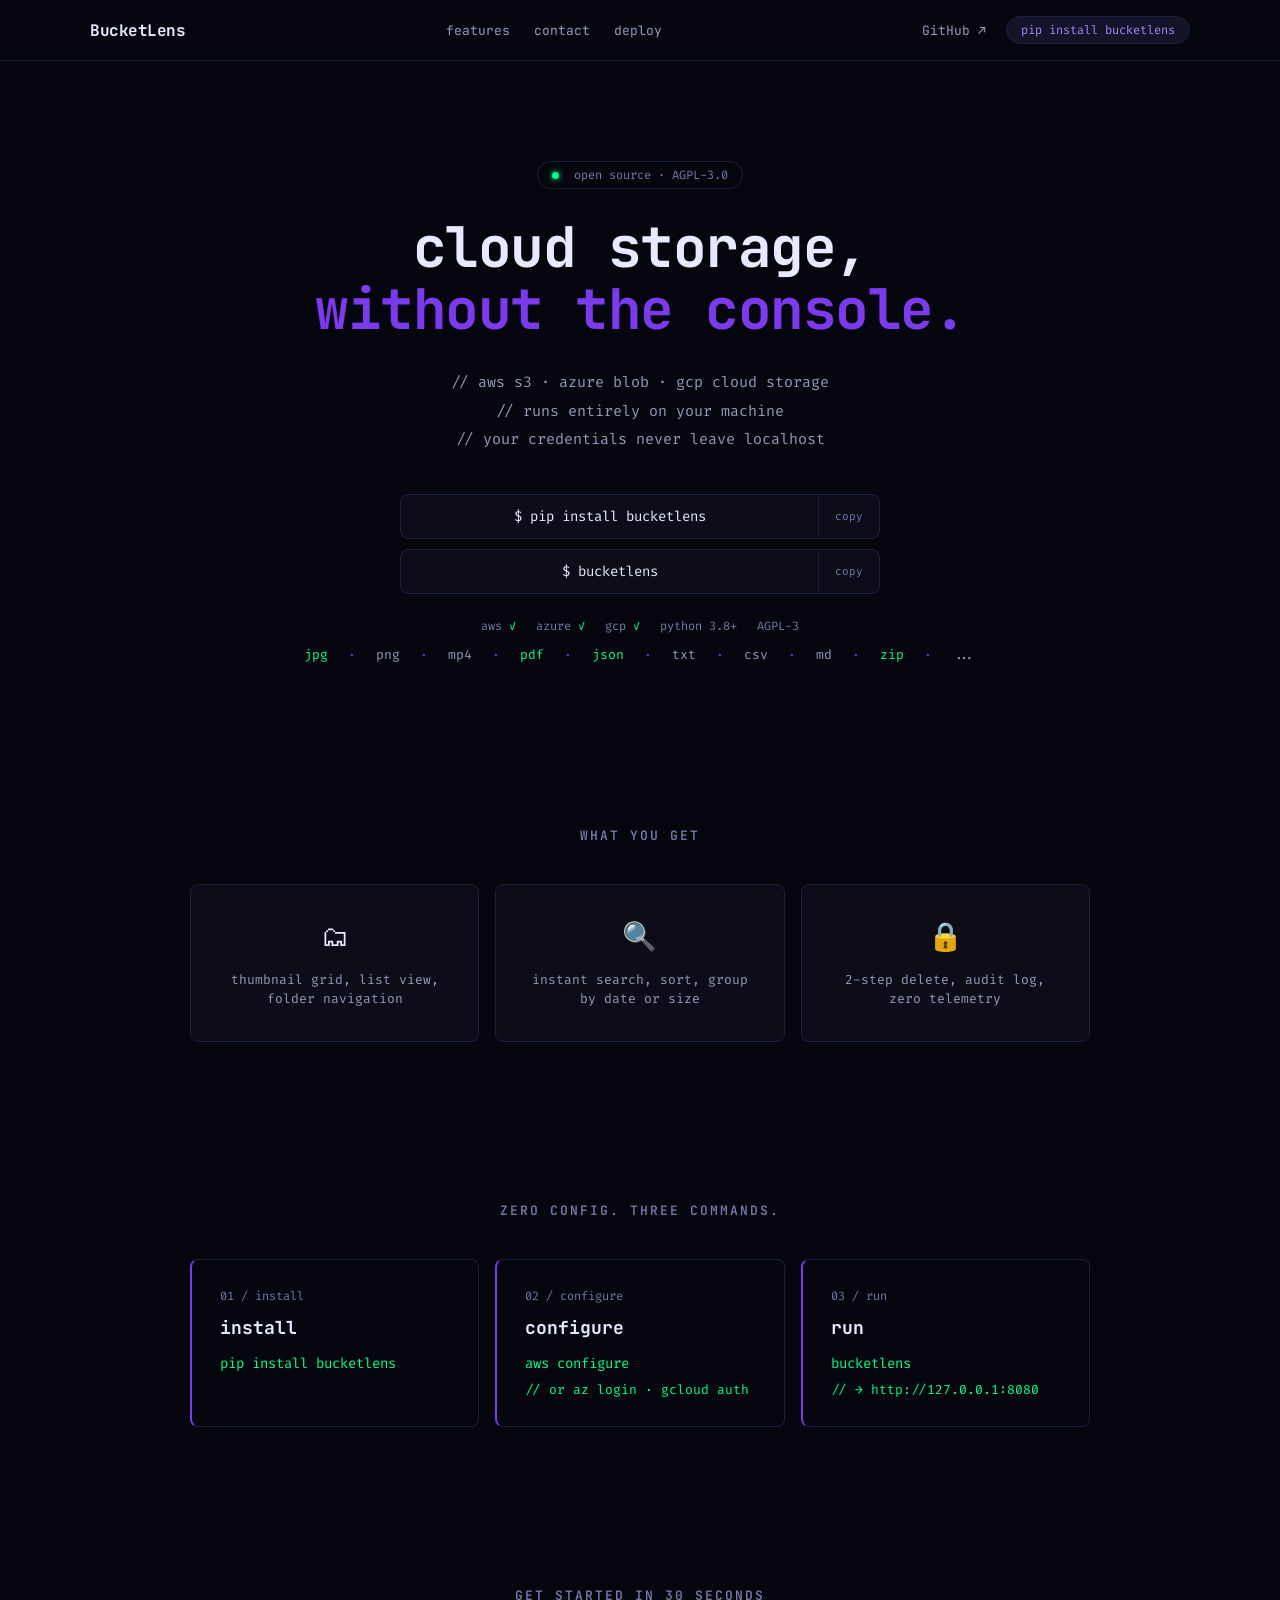
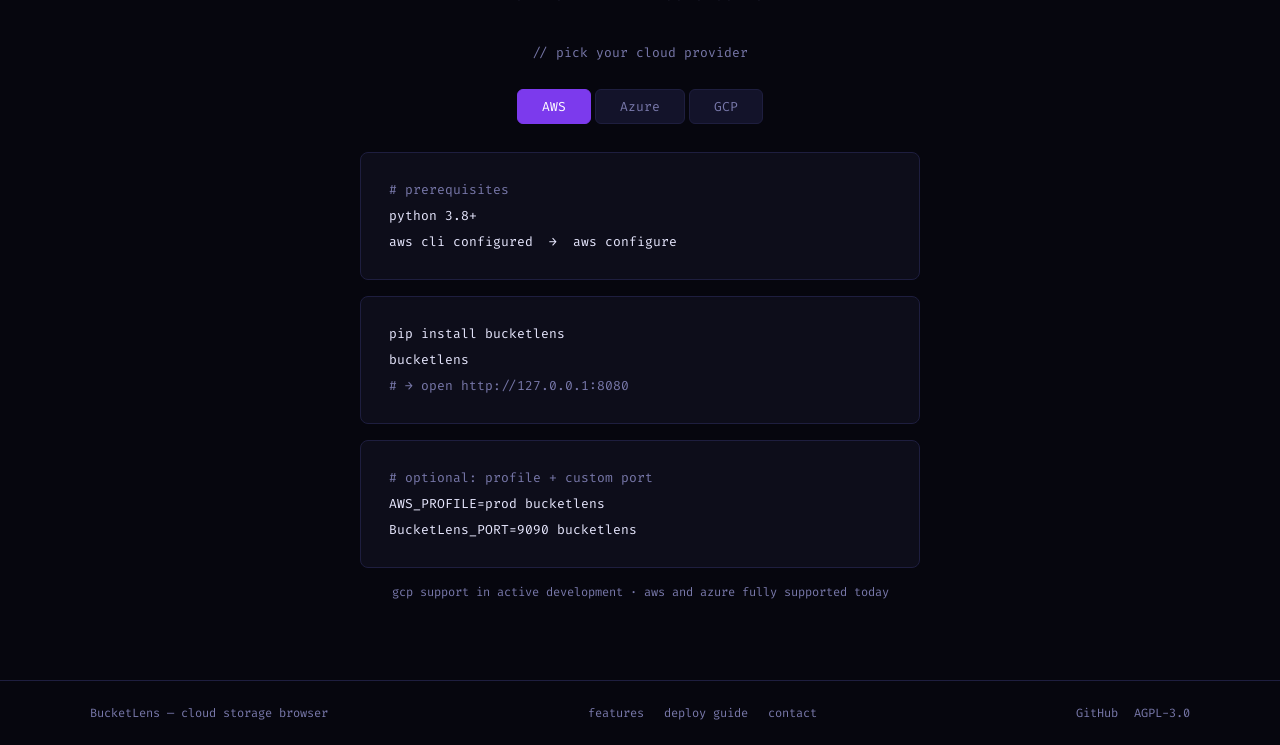
<file: website/index.html>
<!DOCTYPE html>
<html lang="en">
<head>
<meta charset="UTF-8">
<meta name="viewport" content="width=device-width, initial-scale=1.0">
<title>BucketLens — cloud storage browser for developers</title>
<meta name="description" content="Browse AWS S3, Azure Blob, and GCP Cloud Storage like a file explorer. Images, video, documents, code — streamed locally. No Docker. pip install and go.">
<link rel="preconnect" href="https://fonts.googleapis.com">
<link href="https://fonts.googleapis.com/css2?family=JetBrains+Mono:wght@400;600;700&family=Fira+Code:wght@400;500&display=swap" rel="stylesheet">
<style>
  :root {
    --bg-primary: #06060e;
    --bg-secondary: #0d0d1a;
    --bg-tertiary: #13132a;
    --border: #1e1e3f;
    --border-accent: #7c3aed;
    --accent: #7c3aed;
    --accent-light: #a78bfa;
    --green: #00ff88;
    --text-primary: #e8e8ff;
    --text-secondary: #9898bb;
    --text-muted: #7878aa;
    --mono: 'JetBrains Mono', monospace;
    --code: 'Fira Code', monospace;
    --radius: 8px;
    --warning: #f59e0b;
  }

  * { margin: 0; padding: 0; box-sizing: border-box; }
  html { scroll-behavior: smooth; }

  body {
    font-family: var(--mono);
    background: var(--bg-primary);
    color: var(--text-primary);
    min-height: 100vh;
    -webkit-font-smoothing: antialiased;
  }

  /* ── Nav ── */
  nav {
    position: sticky; top: 0; z-index: 100;
    padding: 0 24px;
    background: var(--bg-primary);
    border-bottom: 1px solid var(--border);
  }

  .nav-inner {
    max-width: 1100px; margin: 0 auto;
    display: flex; align-items: center; justify-content: space-between;
    padding: 16px 0;
  }

  .nav-logo {
    font-family: var(--mono);
    font-weight: 700; font-size: 16px;
    color: var(--text-primary);
    text-decoration: none;
    letter-spacing: -0.5px;
  }

  .nav-links {
    display: flex; align-items: center; gap: 24px;
  }

  .nav-link {
    font-family: var(--mono); font-size: 13px;
    color: var(--text-secondary); text-decoration: none;
    transition: color 0.15s;
  }
  .nav-link:hover { color: var(--text-primary); }

  .nav-right {
    display: flex; align-items: center; gap: 20px;
  }

  .nav-github {
    font-family: var(--mono); font-size: 13px;
    color: var(--text-secondary); text-decoration: none;
    transition: color 0.15s;
  }
  .nav-github:hover { color: var(--text-primary); }

  .pip-pill {
    font-family: var(--code); font-size: 12px;
    background: var(--bg-tertiary);
    border: 1px solid var(--border);
    border-radius: 20px;
    padding: 5px 14px;
    color: var(--accent-light);
    cursor: pointer;
    transition: all 0.15s;
    white-space: nowrap;
  }
  .pip-pill:hover { border-color: var(--border-accent); color: var(--text-primary); }

  /* ── Hero ── */
  .hero {
    padding: 100px 24px 80px;
    max-width: 1100px; margin: 0 auto;
    text-align: center;
  }

  .badge {
    display: block; width: fit-content;
    font-family: var(--code); font-size: 12px;
    color: var(--text-muted);
    border: 1px solid var(--border);
    border-radius: 20px;
    padding: 5px 14px;
    margin: 0 auto 28px;
  }
  .badge-dot {
    display: inline-block; vertical-align: middle;
    width: 7px; height: 7px; border-radius: 50%;
    background: var(--green);
    box-shadow: 0 0 6px var(--green);
    margin-right: 8px;
  }

  h1 {
    font-family: var(--mono);
    font-size: 56px; font-weight: 700; line-height: 1.1;
    letter-spacing: -1.5px;
    margin-bottom: 28px;
  }
  h1 .hl-accent { color: var(--accent); }

  .hero-sub {
    font-family: var(--code); font-size: 15px;
    color: var(--text-secondary); line-height: 1.9;
    margin-bottom: 40px;
  }
  .hero-sub span { display: block; }

  .cmd-blocks {
    display: flex; flex-direction: column; gap: 10px;
    max-width: 480px; margin: 0 auto 24px;
  }

  .cmd-row {
    display: flex; align-items: center; gap: 0;
    background: var(--bg-secondary);
    border: 1px solid var(--border);
    border-radius: var(--radius);
    overflow: hidden;
  }

  .cmd-text {
    font-family: var(--code); font-size: 14px;
    color: var(--text-primary);
    padding: 12px 16px;
    flex: 1; cursor: text; user-select: all;
  }

  .copy-btn {
    font-family: var(--code); font-size: 11px;
    padding: 12px 16px;
    background: none;
    border: none; border-left: 1px solid var(--border);
    color: var(--text-muted); cursor: pointer;
    transition: all 0.15s; white-space: nowrap;
  }
  .copy-btn:hover { color: var(--text-primary); background: var(--bg-tertiary); }
  .copy-btn.copied { color: var(--green); }

  .provider-row {
    font-family: var(--code); font-size: 12px;
    color: var(--text-muted);
    display: flex; align-items: center; gap: 20px;
    flex-wrap: wrap; justify-content: center;
  }
  .provider-row .ok { color: var(--green); }

  /* ── Section base ── */
  section { padding: 80px 0; }
  .section-inner { max-width: 1100px; margin: 0 auto; padding: 0 24px; }
  .section-title {
    font-family: var(--mono); font-size: 13px; font-weight: 600;
    color: var(--text-muted); text-transform: uppercase;
    letter-spacing: 2px; margin-bottom: 40px;
    text-align: center;
  }

  /* ── What you get ── */
  .feature-cards {
    display: grid; grid-template-columns: repeat(3, 1fr); gap: 16px;
    max-width: 900px; margin: 0 auto;
  }

  .feature-card {
    background: var(--bg-secondary);
    border: 1px solid var(--border);
    border-radius: var(--radius);
    padding: 32px 24px;
    text-align: center;
  }

  .feature-card-icon {
    font-size: 28px; margin-bottom: 16px; display: block;
  }

  .feature-card-text {
    font-family: var(--code); font-size: 13px;
    color: var(--text-secondary); line-height: 1.5;
  }

  /* ── Steps ── */
  .steps {
    display: grid; grid-template-columns: repeat(3, 1fr); gap: 16px;
    max-width: 900px; margin: 0 auto;
  }

  .step-card {
    background: var(--bg-primary);
    border: 1px solid var(--border);
    border-left: 2px solid var(--accent);
    border-radius: var(--radius);
    padding: 28px;
  }

  .step-num {
    font-family: var(--code); font-size: 12px;
    color: var(--text-muted); margin-bottom: 12px;
  }

  .step-label {
    font-family: var(--mono); font-size: 18px; font-weight: 700;
    color: var(--text-primary); margin-bottom: 14px;
  }

  .step-cmd {
    font-family: var(--code); font-size: 14px;
    color: var(--green); display: block;
    line-height: 1.6;
  }

  .step-note {
    font-family: var(--code); font-size: 13px;
    color: var(--green); margin-top: 6px; display: block;
  }

  /* ── Install / Provider tabs ── */
  .install-subtitle {
    font-family: var(--code); font-size: 13px;
    color: var(--text-muted);
    text-align: center;
    margin-bottom: 28px;
  }

  .tab-bar {
    display: flex; justify-content: center; gap: 4px;
    margin-bottom: 28px;
  }

  .provider-tab {
    font-family: var(--code); font-size: 13px;
    padding: 8px 24px;
    background: var(--bg-tertiary);
    border: 1px solid var(--border);
    border-radius: 6px;
    color: var(--text-muted);
    cursor: pointer;
    transition: all 0.15s;
  }
  .provider-tab:hover { color: var(--text-primary); }
  .provider-tab.active {
    background: var(--accent);
    border-color: var(--accent);
    color: #fff;
  }

  .tab-content { display: none; }

  .install-block {
    background: var(--bg-secondary);
    border: 1px solid var(--border);
    border-radius: var(--radius);
    padding: 24px 28px;
    font-family: var(--code); font-size: 13px;
    color: var(--text-primary); line-height: 2;
    max-width: 560px; margin: 0 auto 16px;
    white-space: pre; overflow-x: auto;
    cursor: text; user-select: all;
  }

  .install-block .comment { color: var(--text-muted); }
  .install-block .cmd { color: var(--text-primary); }
  .install-block .ph { color: var(--warning); font-weight: 500; }

  .tab-note {
    font-family: var(--code); font-size: 12px;
    color: var(--text-muted);
    text-align: center;
    margin-top: 8px;
  }

  /* ── Footer ── */
  footer {
    padding: 0 24px;
    border-top: 1px solid var(--border);
    font-family: var(--code); font-size: 12px;
    color: var(--text-muted);
  }

  .footer-inner {
    max-width: 1100px; margin: 0 auto;
    display: flex; align-items: center; justify-content: space-between;
    padding: 24px 0;
    flex-wrap: wrap; gap: 12px;
  }

  footer a {
    color: var(--text-muted); text-decoration: none;
    transition: color 0.15s;
  }
  footer a:hover { color: var(--text-primary); }

  .footer-links {
    display: flex; align-items: center; gap: 20px;
  }

  .footer-right {
    display: flex; align-items: center; gap: 16px;
  }

  /* ── Responsive ── */
  @media (max-width: 768px) {
    nav { padding: 0 20px; }
    .nav-inner { padding: 14px 0; }
    .pip-pill { display: none; }
    .nav-links { gap: 16px; }
    .hero { padding: 60px 20px 60px; }
    h1 { font-size: 36px; letter-spacing: -1px; }
    .hero-sub { font-size: 13px; }
    section { padding: 60px 0; }
    .section-inner { padding: 0 20px; }
    .feature-cards { grid-template-columns: 1fr; }
    .steps { grid-template-columns: 1fr; }
    footer { padding: 0 20px; }
    .footer-inner { flex-direction: column; align-items: flex-start; gap: 16px; }
  }
</style>
</head>
<body>

<!-- Nav -->
<nav>
  <div class="nav-inner">
    <a href="#" class="nav-logo">BucketLens</a>
    <div class="nav-links">
      <a href="/features.html" class="nav-link">features</a>
      <a href="/contact.html" class="nav-link">contact</a>
      <a href="/deploy.html" class="nav-link">deploy</a>
    </div>
    <div class="nav-right">
      <a href="https://github.com/vishukamble/bucketlens" class="nav-github" target="_blank" rel="noopener">GitHub ↗</a>
      <span class="pip-pill" onclick="copyText('pip install bucketlens', this)">pip install bucketlens</span>
    </div>
  </div>
</nav>

<!-- Hero -->
<div class="hero">
  <div class="badge">
    <span class="badge-dot"></span>
    open source · AGPL-3.0
  </div>

  <h1>
    cloud storage,<br>
    <span class="hl-accent">without the console.</span>
  </h1>

  <div class="hero-sub">
    <span>// aws s3 · azure blob · gcp cloud storage</span>
    <span>// runs entirely on your machine</span>
    <span>// your credentials never leave localhost</span>
  </div>

  <div class="cmd-blocks">
    <div class="cmd-row">
      <span class="cmd-text">$ pip install bucketlens</span>
      <button class="copy-btn" onclick="copyText('pip install bucketlens', this)">copy</button>
    </div>
    <div class="cmd-row">
      <span class="cmd-text">$ bucketlens</span>
      <button class="copy-btn" onclick="copyText('bucketlens', this)">copy</button>
    </div>
  </div>

  <div class="provider-row">
    <span>aws <span class="ok">✓</span></span>
    <span>azure <span class="ok">✓</span></span>
    <span>gcp <span class="ok">✓</span></span>
    <span>python 3.8+</span>
    <span>AGPL-3</span>
  </div>
  <div class="provider-row" style="margin-top:12px;margin-bottom:4px;font-size:13px;color:var(--text-secondary)">
    <span style="color:var(--green)">jpg</span><span style="color:var(--accent)"> · </span>png<span style="color:var(--accent)"> · </span>mp4<span style="color:var(--accent)"> · </span><span style="color:var(--green)">pdf</span><span style="color:var(--accent)"> · </span><span style="color:var(--green)">json</span><span style="color:var(--accent)"> · </span>txt<span style="color:var(--accent)"> · </span>csv<span style="color:var(--accent)"> · </span>md<span style="color:var(--accent)"> · </span><span style="color:var(--green)">zip</span><span style="color:var(--accent)"> · </span>...
  </div>
</div>

<!-- What you get -->
<section>
  <div class="section-inner">
    <div class="section-title">what you get</div>
    <div class="feature-cards">
      <div class="feature-card">
        <span class="feature-card-icon">🗂</span>
        <div class="feature-card-text">thumbnail grid, list view, folder navigation</div>
      </div>
      <div class="feature-card">
        <span class="feature-card-icon">🔍</span>
        <div class="feature-card-text">instant search, sort, group by date or size</div>
      </div>
      <div class="feature-card">
        <span class="feature-card-icon">🔒</span>
        <div class="feature-card-text">2-step delete, audit log, zero telemetry</div>
      </div>
    </div>
  </div>
</section>

<!-- How it works -->
<section id="how">
  <div class="section-inner">
    <div class="section-title">zero config. three commands.</div>
    <div class="steps">
      <div class="step-card">
        <div class="step-num">01 / install</div>
        <div class="step-label">install</div>
        <code class="step-cmd">pip install bucketlens</code>
      </div>
      <div class="step-card">
        <div class="step-num">02 / configure</div>
        <div class="step-label">configure</div>
        <code class="step-cmd">aws configure</code>
        <span class="step-note">// or az login · gcloud auth</span>
      </div>
      <div class="step-card">
        <div class="step-num">03 / run</div>
        <div class="step-label">run</div>
        <code class="step-cmd">bucketlens</code>
        <span class="step-note">// → http://127.0.0.1:8080</span>
      </div>
    </div>
  </div>
</section>

<!-- Install -->
<section id="install">
  <div class="section-inner">
    <div class="section-title">get started in 30 seconds</div>
    <div class="install-subtitle">// pick your cloud provider</div>

    <div class="tab-bar">
      <button class="provider-tab" data-provider="aws" onclick="switchTab('aws')">AWS</button>
      <button class="provider-tab" data-provider="azure" onclick="switchTab('azure')">Azure</button>
      <button class="provider-tab" data-provider="gcp" onclick="switchTab('gcp')">GCP</button>
    </div>

    <!-- AWS -->
    <div class="tab-content" id="tab-aws">
      <div class="install-block"><span class="comment"># prerequisites</span>
<span class="cmd">python 3.8+</span>
<span class="cmd">aws cli configured  →  aws configure</span></div>

      <div class="install-block"><span class="cmd">pip install bucketlens</span>
<span class="cmd">bucketlens</span>
<span class="comment"># → open http://127.0.0.1:8080</span></div>

      <div class="install-block"><span class="comment"># optional: profile + custom port</span>
<span class="cmd">AWS_PROFILE=prod bucketlens</span>
<span class="cmd">BucketLens_PORT=9090 bucketlens</span></div>
    </div>

    <!-- Azure -->
    <div class="tab-content" id="tab-azure">
      <div class="install-block"><span class="comment"># prerequisites</span>
<span class="cmd">python 3.8+</span>
<span class="cmd">pip install azure-cli azure-storage-blob azure-identity</span></div>

      <div class="install-block"><span class="cmd">az login</span>
<span class="cmd">az account set --subscription <span class="ph">{YOUR_SUBSCRIPTION_ID}</span></span>
<span class="comment"># → replace {YOUR_SUBSCRIPTION_ID} with your actual ID</span></div>

      <div class="install-block"><span class="cmd">pip install bucketlens</span>
<span class="cmd">AZURE_STORAGE_ACCOUNT=myaccount bucketlens</span>
<span class="comment"># → open http://127.0.0.1:8080</span></div>

      <div class="install-block"><span class="comment"># or use a connection string</span>
<span class="cmd">AZURE_STORAGE_CONNECTION_STRING="DefaultEndpoints..." bucketlens</span></div>
    </div>

    <!-- GCP -->
    <div class="tab-content" id="tab-gcp">
      <div class="install-block"><span class="comment"># prerequisites</span>
<span class="cmd">python 3.8+</span>
<span class="cmd">pip install google-cloud-storage</span></div>

      <div class="install-block"><span class="cmd">gcloud auth application-default login</span>
<span class="cmd">gcloud config set project <span class="ph">{YOUR_PROJECT_ID}</span></span>
<span class="comment"># → replace {YOUR_PROJECT_ID} with your actual project</span></div>

      <div class="install-block"><span class="cmd">pip install bucketlens</span>
<span class="cmd">GOOGLE_CLOUD_PROJECT=my-project bucketlens</span>
<span class="comment"># → open http://127.0.0.1:8080</span></div>

      <div class="install-block"><span class="comment"># or use a service account key</span>
<span class="cmd">GOOGLE_APPLICATION_CREDENTIALS=/path/to/key.json bucketlens</span></div>
    </div>

    <div class="tab-note">gcp support in active development · aws and azure fully supported today</div>
  </div>
</section>

<!-- Footer -->
<footer>
  <div class="footer-inner">
    <span>BucketLens — cloud storage browser</span>
    <div class="footer-links">
      <a href="/features.html">features</a>
      <a href="/deploy.html">deploy guide</a>
      <a href="/contact.html">contact</a>
    </div>
    <div class="footer-right">
      <a href="https://github.com/vishukamble/bucketlens" target="_blank" rel="noopener">GitHub</a>
      <span>AGPL-3.0</span>
    </div>
  </div>
</footer>

<script>
function switchTab(provider) {
  document.querySelectorAll('.provider-tab').forEach(t => t.classList.remove('active'));
  document.querySelectorAll('.tab-content').forEach(c => c.style.display = 'none');
  document.querySelector(`.provider-tab[data-provider="${provider}"]`).classList.add('active');
  document.getElementById(`tab-${provider}`).style.display = 'block';
}

document.addEventListener('DOMContentLoaded', () => switchTab('aws'));

function copyText(text, btn) {
  if (navigator.clipboard && navigator.clipboard.writeText) {
    navigator.clipboard.writeText(text).then(() => flashCopied(btn));
  } else {
    const el = document.createElement("textarea");
    el.value = text;
    el.style.position = "fixed"; el.style.opacity = "0";
    document.body.appendChild(el);
    el.select();
    try { document.execCommand("copy"); flashCopied(btn); } catch (e) {}
    document.body.removeChild(el);
  }
}

function flashCopied(btn) {
  if (!btn) return;
  const original = btn.textContent;
  btn.textContent = "copied!";
  btn.classList.add("copied");
  setTimeout(() => {
    btn.textContent = original;
    btn.classList.remove("copied");
  }, 2000);
}
</script>
</body>
</html>
</file>
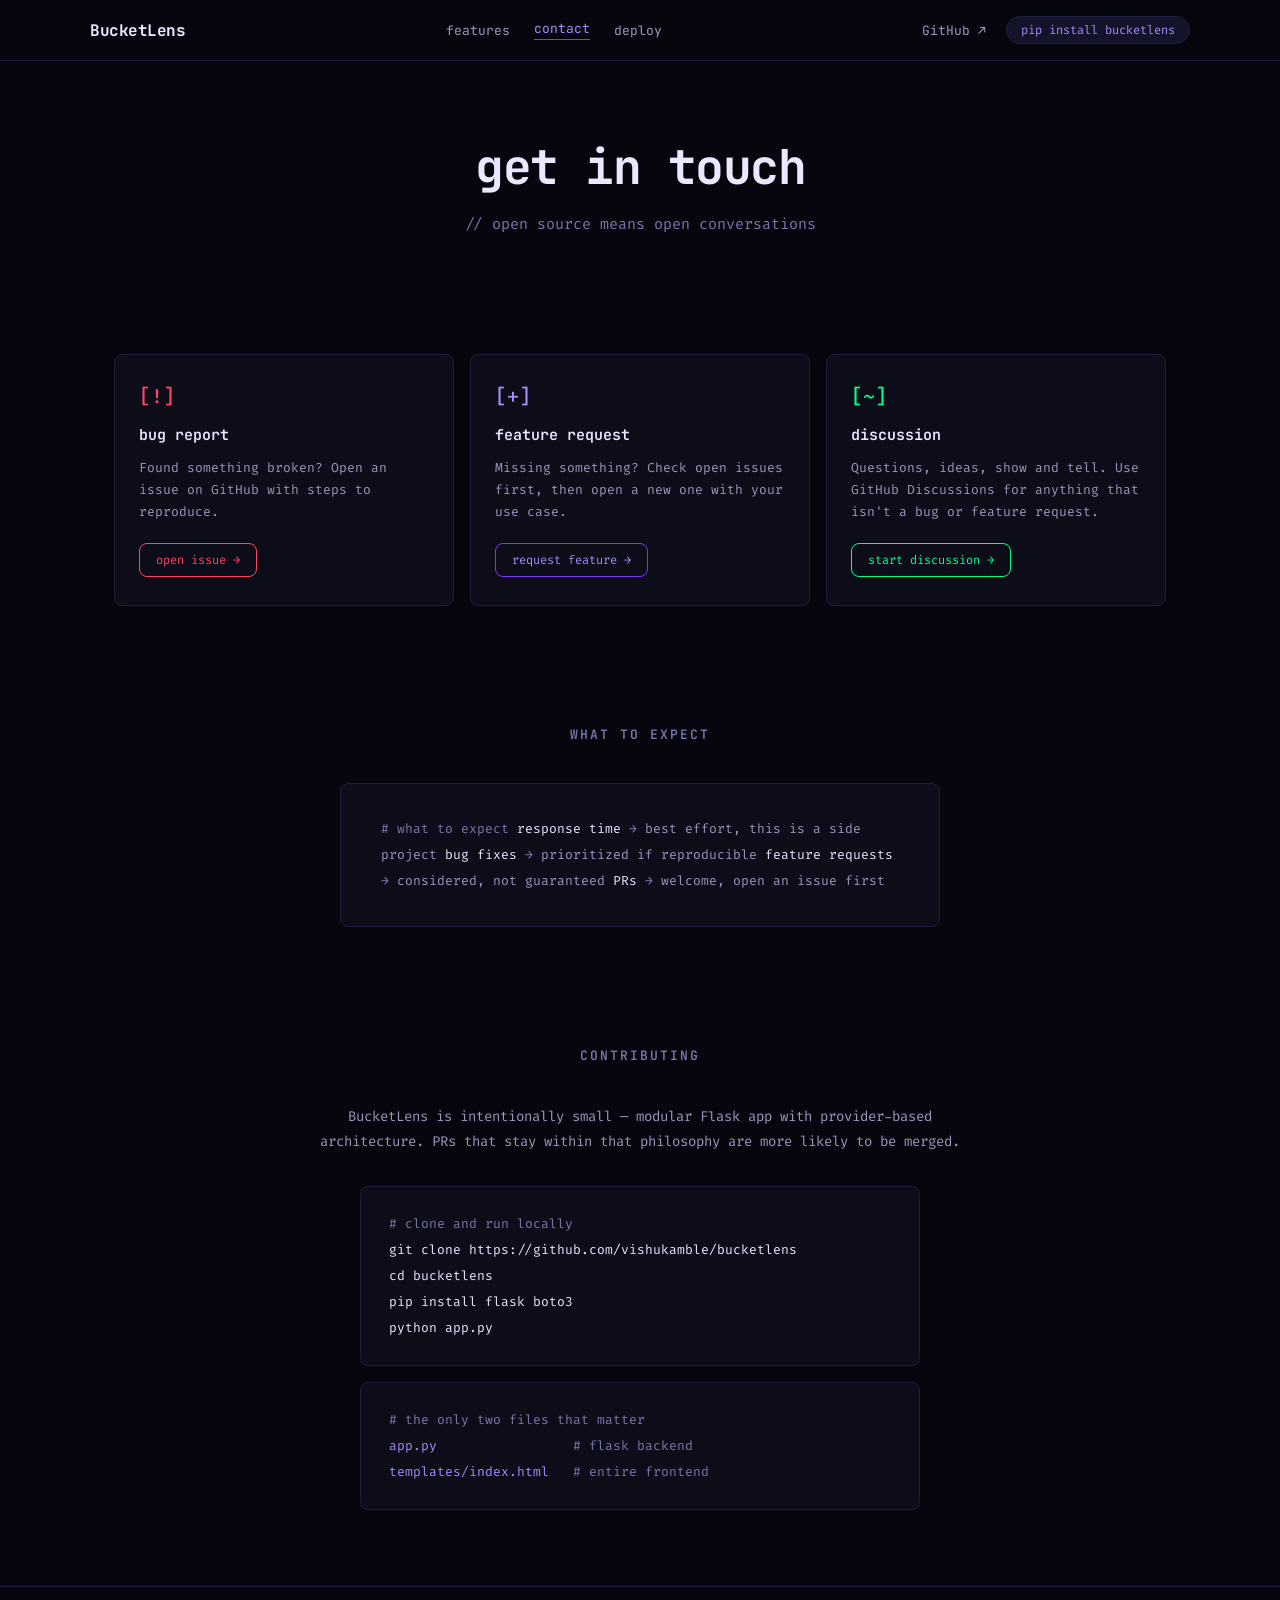
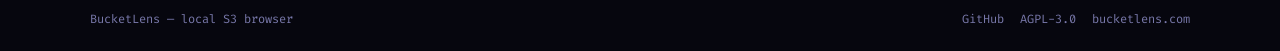
<file: website/contact.html>
<!DOCTYPE html>
<html lang="en">
<head>
<meta charset="UTF-8">
<meta name="viewport" content="width=device-width, initial-scale=1.0">
<title>BucketLens — contact</title>
<meta name="description" content="Bug reports, feature requests, and contributions for BucketLens.">
<link rel="preconnect" href="https://fonts.googleapis.com">
<link href="https://fonts.googleapis.com/css2?family=JetBrains+Mono:wght@400;600;700&family=Fira+Code:wght@400;500&display=swap" rel="stylesheet">
<style>
  :root {
    --bg-primary: #06060e;
    --bg-secondary: #0d0d1a;
    --bg-tertiary: #13132a;
    --border: #1e1e3f;
    --border-accent: #7c3aed;
    --accent: #7c3aed;
    --accent-light: #a78bfa;
    --green: #00ff88;
    --danger: #ff4466;
    --text-primary: #e8e8ff;
    --text-secondary: #9898bb;
    --text-muted: #7878aa;
    --mono: 'JetBrains Mono', monospace;
    --code: 'Fira Code', monospace;
    --radius: 8px;
  }

  * { margin: 0; padding: 0; box-sizing: border-box; }
  html { scroll-behavior: smooth; }

  body {
    font-family: var(--mono);
    background: var(--bg-primary);
    color: var(--text-primary);
    min-height: 100vh;
    -webkit-font-smoothing: antialiased;
  }

  /* ── Nav ── */
  nav {
    position: sticky; top: 0; z-index: 100;
    padding: 0 24px;
    background: var(--bg-primary);
    border-bottom: 1px solid var(--border);
  }

  .nav-inner {
    max-width: 1100px; margin: 0 auto;
    display: flex; align-items: center; justify-content: space-between;
    padding: 16px 0;
  }

  .nav-logo {
    font-family: var(--mono);
    font-weight: 700; font-size: 16px;
    color: var(--text-primary);
    text-decoration: none;
    letter-spacing: -0.5px;
  }

  .nav-links {
    display: flex; align-items: center; gap: 24px;
  }

  .nav-link {
    font-family: var(--mono); font-size: 13px;
    color: var(--text-secondary); text-decoration: none;
    transition: color 0.15s;
  }
  .nav-link:hover { color: var(--text-primary); }
  .nav-link.active { color: var(--accent-light); border-bottom: 1px solid var(--accent); padding-bottom: 2px; }

  .nav-right {
    display: flex; align-items: center; gap: 20px;
  }

  .nav-github {
    font-family: var(--mono); font-size: 13px;
    color: var(--text-secondary); text-decoration: none;
    transition: color 0.15s;
  }
  .nav-github:hover { color: var(--text-primary); }

  .pip-pill {
    font-family: var(--code); font-size: 12px;
    background: var(--bg-tertiary);
    border: 1px solid var(--border);
    border-radius: 20px;
    padding: 5px 14px;
    color: var(--accent-light);
    cursor: pointer;
    transition: all 0.15s;
    white-space: nowrap;
  }
  .pip-pill:hover { border-color: var(--border-accent); color: var(--text-primary); }

  /* ── Hero ── */
  .hero {
    padding: 80px 24px 60px;
    max-width: 1100px; margin: 0 auto;
    text-align: center;
  }

  h1 {
    font-family: var(--mono);
    font-size: 48px; font-weight: 700; line-height: 1.1;
    letter-spacing: -1.5px;
    margin-bottom: 20px;
  }

  .hero-sub {
    font-family: var(--code); font-size: 15px;
    color: var(--text-muted);
  }

  /* ── Section base ── */
  section { padding: 60px 0; }
  .section-inner { max-width: 1100px; margin: 0 auto; padding: 0 24px; }

  .section-title {
    font-family: var(--mono); font-size: 13px; font-weight: 600;
    color: var(--text-muted); text-transform: uppercase;
    letter-spacing: 2px; margin-bottom: 40px;
    text-align: center;
  }

  /* ── Contact cards ── */
  .contact-cards {
    display: grid; grid-template-columns: repeat(3, 1fr); gap: 16px;
  }

  .contact-card {
    background: var(--bg-secondary);
    border: 1px solid var(--border);
    border-radius: var(--radius);
    padding: 28px 24px;
    display: flex; flex-direction: column;
  }

  .contact-icon {
    font-family: var(--code); font-size: 20px;
    font-weight: 500; margin-bottom: 16px;
  }

  .contact-card-title {
    font-family: var(--mono); font-size: 15px; font-weight: 600;
    color: var(--text-primary); margin-bottom: 12px;
  }

  .contact-card-desc {
    font-family: var(--code); font-size: 13px;
    color: var(--text-secondary); line-height: 1.7;
    flex: 1; margin-bottom: 20px;
  }

  .contact-btn {
    display: inline-block;
    font-family: var(--code); font-size: 12px;
    padding: 8px 16px;
    border-radius: var(--radius);
    background: transparent;
    text-decoration: none;
    transition: all 0.15s;
    width: fit-content;
  }

  .contact-btn.danger {
    border: 1px solid var(--danger);
    color: var(--danger);
  }
  .contact-btn.danger:hover { background: rgba(255, 68, 102, 0.08); }

  .contact-btn.accent {
    border: 1px solid var(--accent);
    color: var(--accent-light);
  }
  .contact-btn.accent:hover { background: rgba(124, 58, 237, 0.08); }

  .contact-btn.green {
    border: 1px solid var(--green);
    color: var(--green);
  }
  .contact-btn.green:hover { background: rgba(0, 255, 136, 0.06); }

  /* ── Response expectations ── */
  .expectations-block {
    background: var(--bg-secondary);
    border: 1px solid var(--border);
    border-radius: var(--radius);
    padding: 32px 40px;
    font-family: var(--code); font-size: 13px;
    color: var(--text-secondary); line-height: 2;
    max-width: 600px; margin: 0 auto;
  }

  .expectations-block .comment { color: var(--text-muted); }
  .expectations-block .key { color: var(--text-primary); }
  .expectations-block .arrow { color: var(--text-muted); }
  .expectations-block .val { color: var(--text-secondary); }

  /* ── Contributing ── */
  .contributing-desc {
    font-family: var(--code); font-size: 14px;
    color: var(--text-secondary); line-height: 1.8;
    max-width: 680px; margin: 0 auto 32px;
    text-align: center;
  }

  .code-block {
    background: var(--bg-secondary);
    border: 1px solid var(--border);
    border-radius: var(--radius);
    padding: 24px 28px;
    font-family: var(--code); font-size: 13px;
    color: var(--text-primary); line-height: 2;
    max-width: 560px; margin: 0 auto 16px;
    white-space: pre; overflow-x: auto;
    cursor: text; user-select: all;
  }
  .code-block .comment { color: var(--text-muted); }
  .code-block .cmd { color: var(--text-primary); }
  .code-block .file { color: var(--accent-light); }
  .code-block .note { color: var(--text-muted); }

  /* ── Footer ── */
  footer {
    padding: 0 24px;
    border-top: 1px solid var(--border);
    font-family: var(--code); font-size: 12px;
    color: var(--text-muted);
  }

  .footer-inner {
    max-width: 1100px; margin: 0 auto;
    display: flex; align-items: center; justify-content: space-between;
    padding: 24px 0;
    flex-wrap: wrap; gap: 12px;
  }

  footer a {
    color: var(--text-muted); text-decoration: none;
    transition: color 0.15s;
  }
  footer a:hover { color: var(--text-primary); }

  .footer-right {
    display: flex; align-items: center; gap: 16px;
  }

  /* ── Responsive ── */
  @media (max-width: 768px) {
    nav { padding: 0 20px; }
    .nav-inner { padding: 14px 0; }
    .pip-pill { display: none; }
    .nav-links { gap: 16px; }
    .hero { padding: 60px 20px 40px; }
    h1 { font-size: 32px; }
    section { padding: 40px 0; }
    .section-inner { padding: 0 20px; }
    .contact-cards { grid-template-columns: 1fr; }
    .expectations-block { padding: 24px 20px; }
    footer { padding: 0 20px; }
  }
</style>
</head>
<body>

<!-- Nav -->
<nav>
  <div class="nav-inner">
    <a href="/" class="nav-logo">BucketLens</a>
    <div class="nav-links">
      <a href="/features.html" class="nav-link">features</a>
      <a href="/contact.html" class="nav-link active">contact</a>
      <a href="/deploy.html" class="nav-link">deploy</a>
    </div>
    <div class="nav-right">
      <a href="https://github.com/vishukamble/bucketlens" class="nav-github" target="_blank" rel="noopener">GitHub ↗</a>
      <span class="pip-pill" onclick="copyText('pip install bucketlens', this)">pip install bucketlens</span>
    </div>
  </div>
</nav>

<!-- Hero -->
<div class="hero">
  <h1>get in touch</h1>
  <div class="hero-sub">// open source means open conversations</div>
</div>

<!-- Contact cards -->
<section>
  <div class="section-inner">
    <div class="contact-cards">
      <div class="contact-card">
        <div class="contact-icon" style="color: var(--danger);">[!]</div>
        <div class="contact-card-title">bug report</div>
        <div class="contact-card-desc">Found something broken? Open an issue on GitHub with steps to reproduce.</div>
        <a href="https://github.com/vishukamble/bucketlens/issues/new?template=bug_report.md" class="contact-btn danger" target="_blank" rel="noopener">open issue →</a>
      </div>

      <div class="contact-card">
        <div class="contact-icon" style="color: var(--accent-light);">[+]</div>
        <div class="contact-card-title">feature request</div>
        <div class="contact-card-desc">Missing something? Check open issues first, then open a new one with your use case.</div>
        <a href="https://github.com/vishukamble/bucketlens/issues/new?template=feature_request.md" class="contact-btn accent" target="_blank" rel="noopener">request feature →</a>
      </div>

      <div class="contact-card">
        <div class="contact-icon" style="color: var(--green);">[~]</div>
        <div class="contact-card-title">discussion</div>
        <div class="contact-card-desc">Questions, ideas, show and tell. Use GitHub Discussions for anything that isn't a bug or feature request.</div>
        <a href="https://github.com/vishukamble/bucketlens/discussions" class="contact-btn green" target="_blank" rel="noopener">start discussion →</a>
      </div>
    </div>
  </div>
</section>

<!-- Response expectations -->
<section>
  <div class="section-inner">
    <div class="section-title">what to expect</div>
    <div class="expectations-block"><span class="comment"># what to expect</span>

<span class="key">response time    </span><span class="arrow">→  </span><span class="val">best effort, this is a side project</span>
<span class="key">bug fixes        </span><span class="arrow">→  </span><span class="val">prioritized if reproducible</span>
<span class="key">feature requests </span><span class="arrow">→  </span><span class="val">considered, not guaranteed</span>
<span class="key">PRs              </span><span class="arrow">→  </span><span class="val">welcome, open an issue first</span></div>
  </div>
</section>

<!-- Contributing -->
<section>
  <div class="section-inner">
    <div class="section-title">contributing</div>
    <div class="contributing-desc">BucketLens is intentionally small — modular Flask app with provider-based architecture. PRs that stay within that philosophy are more likely to be merged.</div>

    <div class="code-block"><span class="comment"># clone and run locally</span>
<span class="cmd">git clone https://github.com/vishukamble/bucketlens</span>
<span class="cmd">cd bucketlens</span>
<span class="cmd">pip install flask boto3</span>
<span class="cmd">python app.py</span></div>

    <div class="code-block"><span class="comment"># the only two files that matter</span>
<span class="file">app.py               </span><span class="note">  # flask backend</span>
<span class="file">templates/index.html </span><span class="note">  # entire frontend</span></div>
  </div>
</section>

<!-- Footer -->
<footer>
  <div class="footer-inner">
  <span>BucketLens — local S3 browser</span>
  <div class="footer-right">
    <a href="https://github.com/vishukamble/bucketlens" target="_blank" rel="noopener">GitHub</a>
    <span>AGPL-3.0</span>
    <span>bucketlens.com</span>
  </div>
  </div>
</footer>

<script>
function copyText(text, btn) {
  if (navigator.clipboard && navigator.clipboard.writeText) {
    navigator.clipboard.writeText(text).then(() => flashCopied(btn));
  } else {
    const el = document.createElement("textarea");
    el.value = text;
    el.style.position = "fixed"; el.style.opacity = "0";
    document.body.appendChild(el);
    el.select();
    try { document.execCommand("copy"); flashCopied(btn); } catch (e) {}
    document.body.removeChild(el);
  }
}

function flashCopied(btn) {
  if (!btn) return;
  const original = btn.textContent;
  btn.textContent = "copied!";
  btn.classList.add("copied");
  setTimeout(() => {
    btn.textContent = original;
    btn.classList.remove("copied");
  }, 2000);
}
</script>
</body>
</html>
</file>
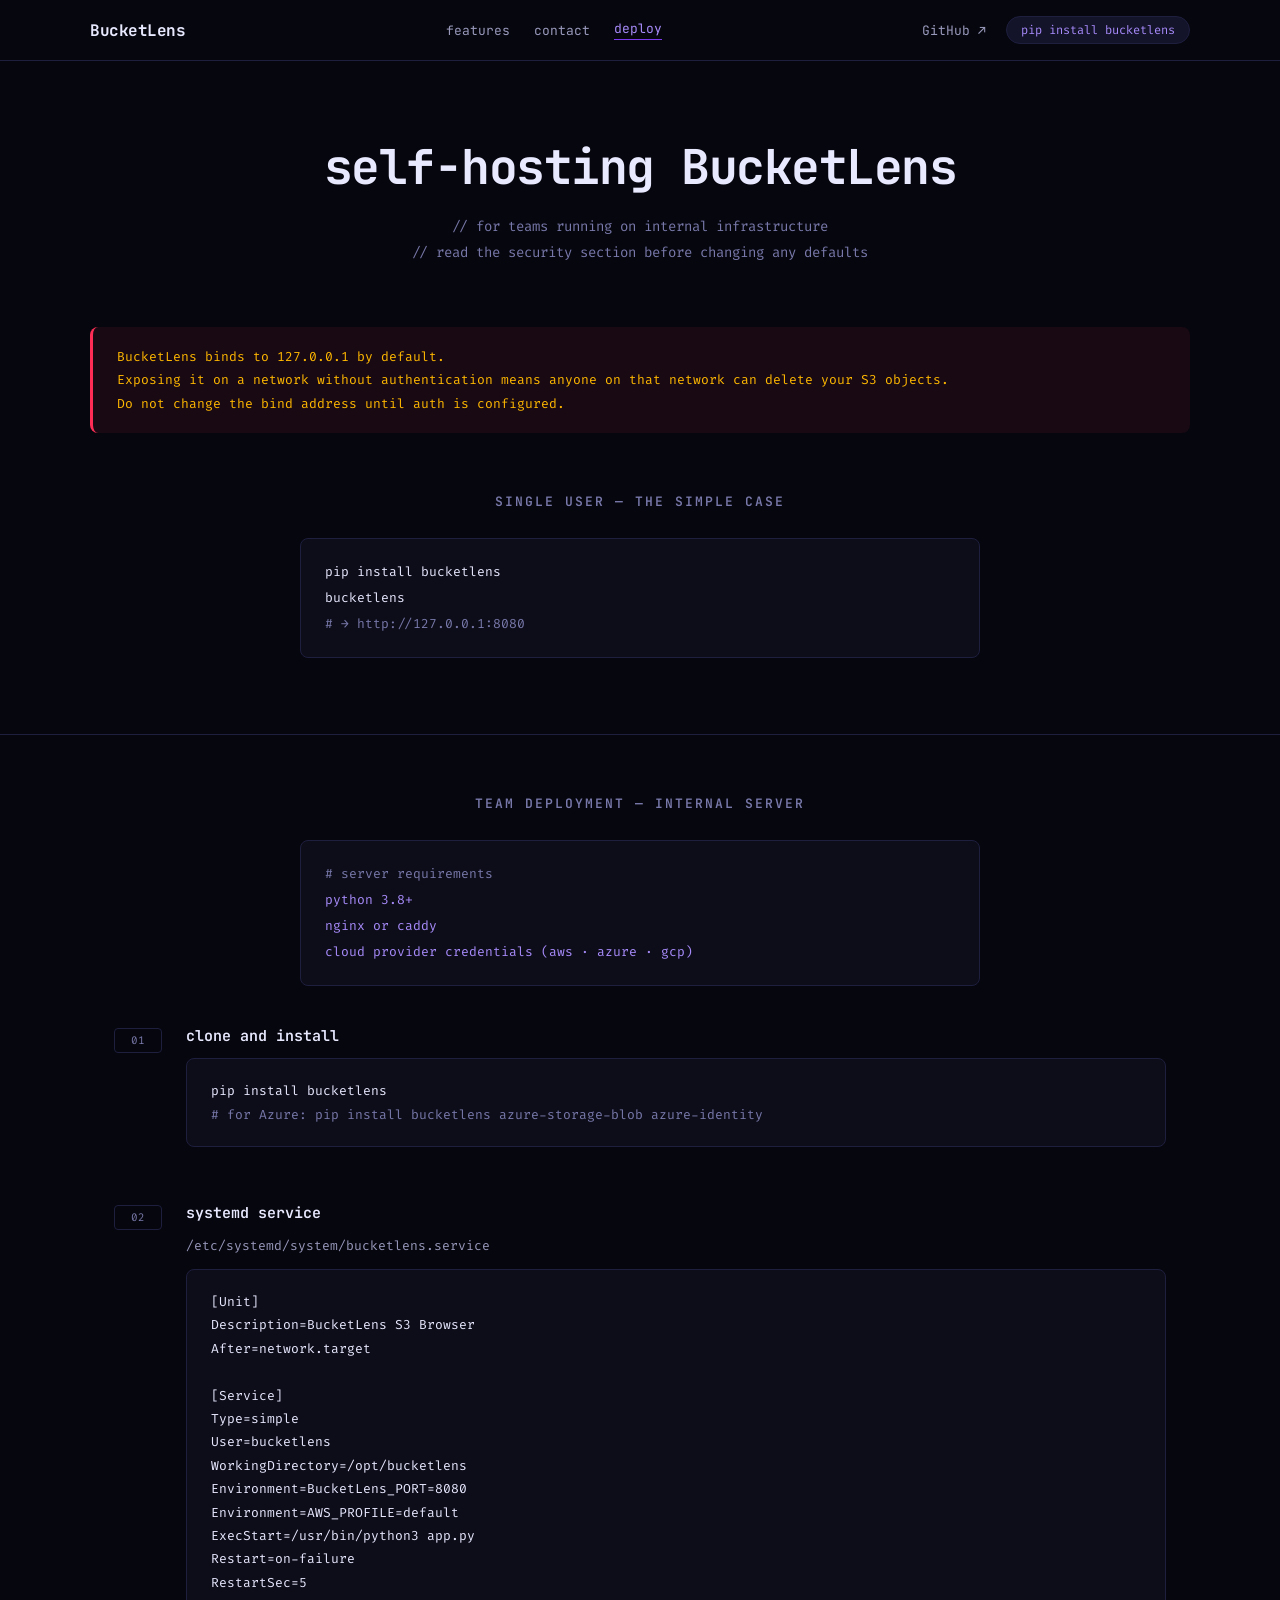
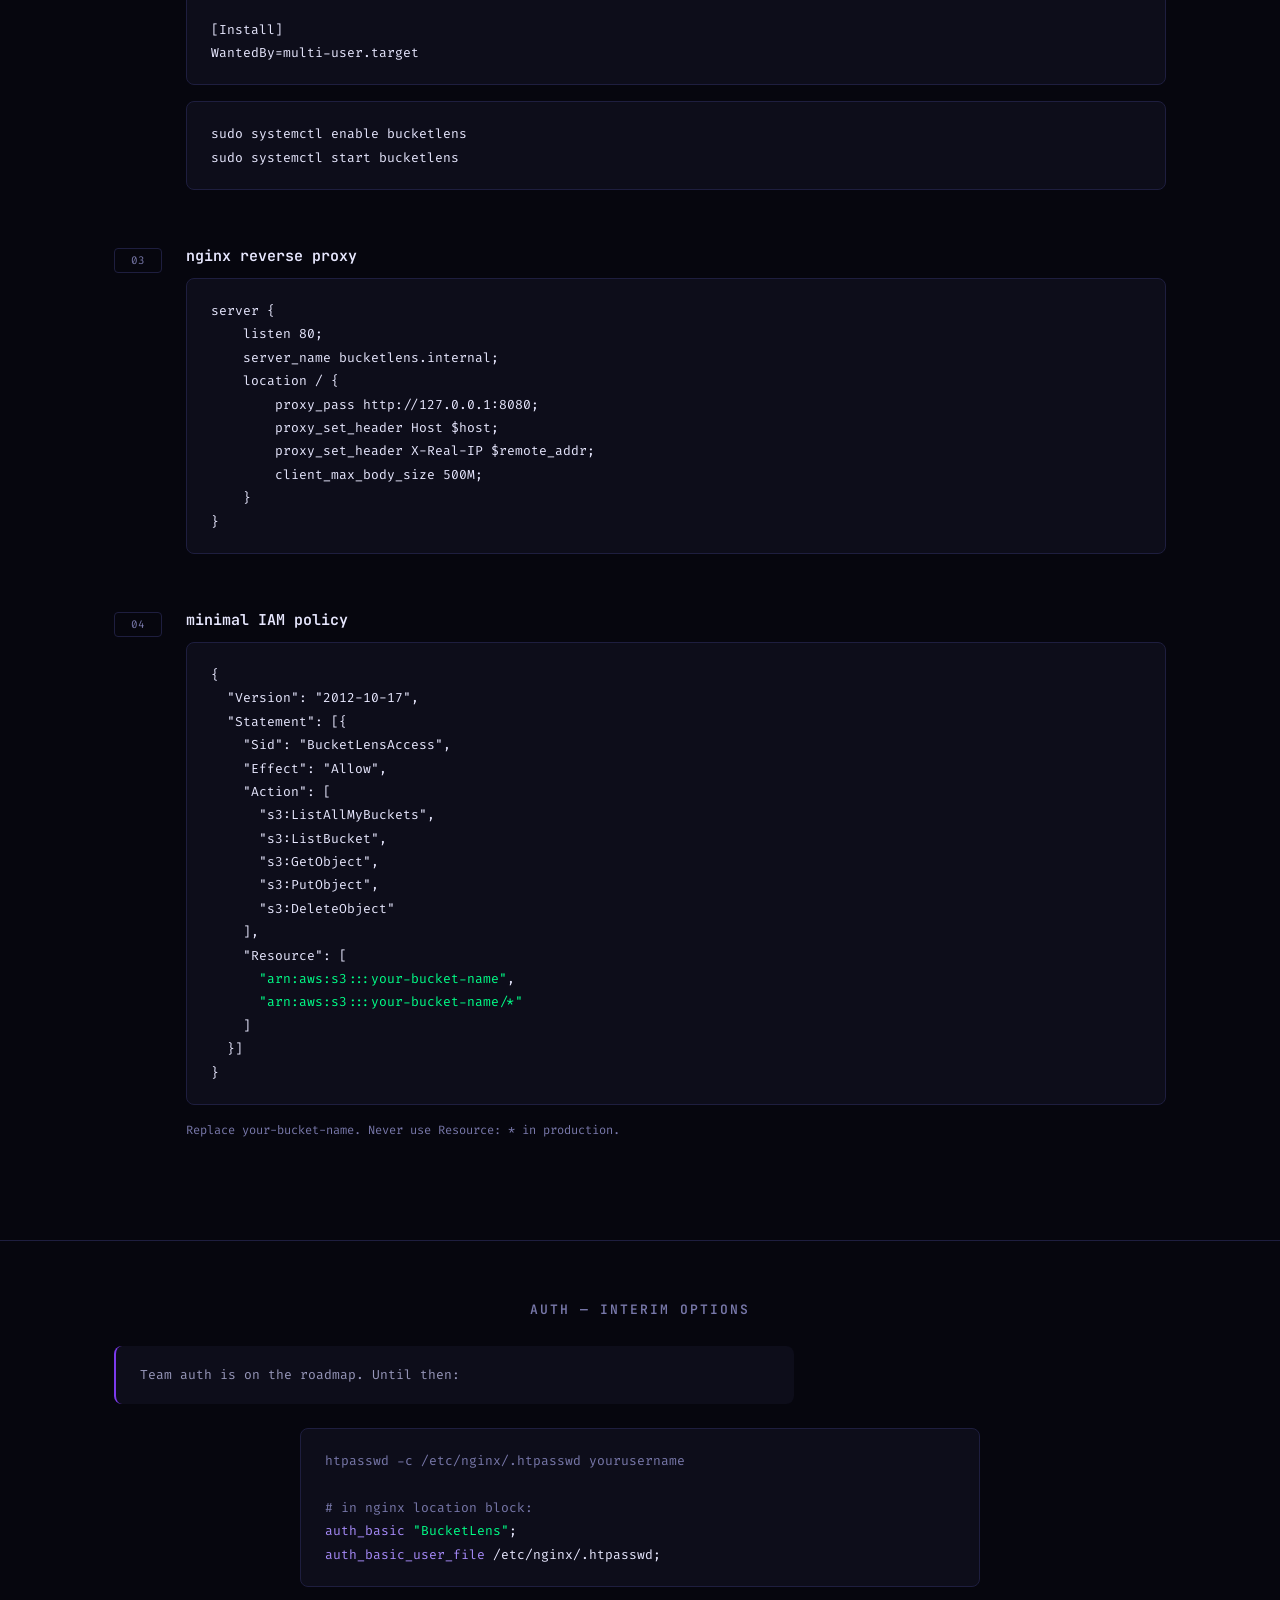
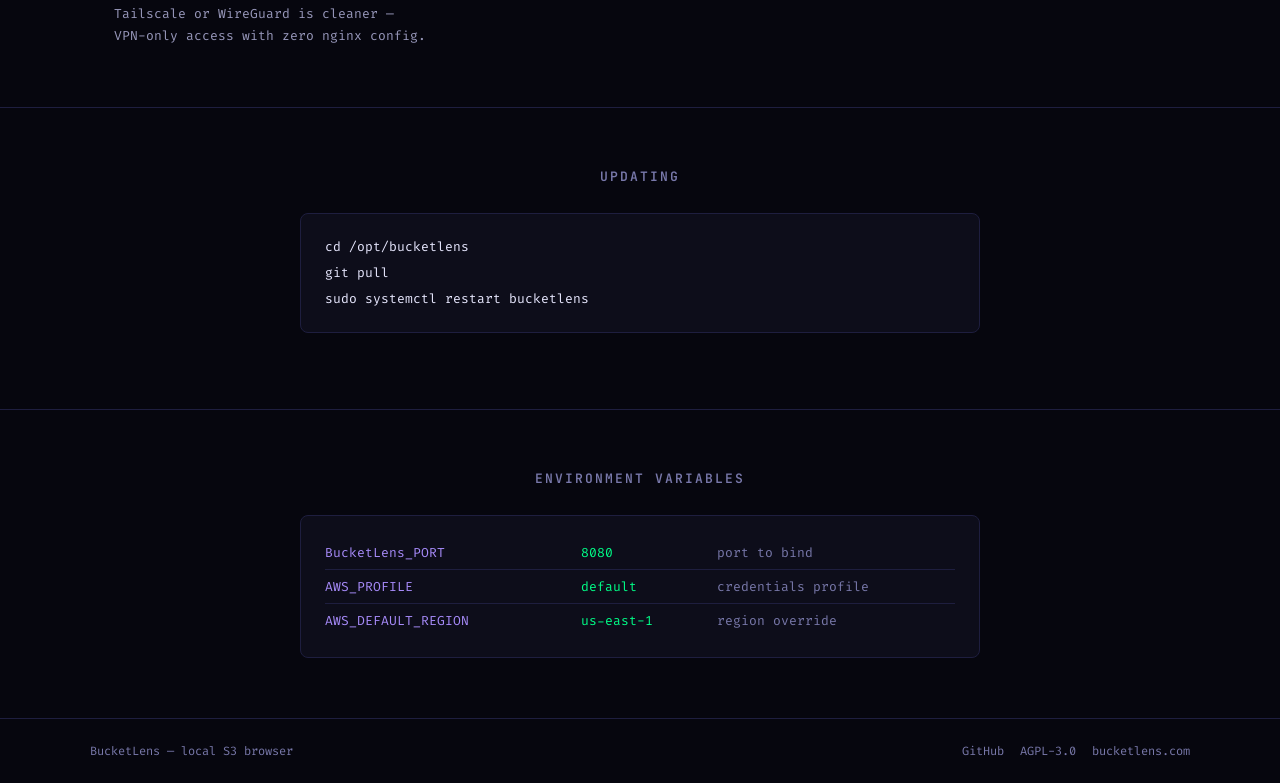
<file: website/deploy.html>
<!DOCTYPE html>
<html lang="en">
<head>
<meta charset="UTF-8">
<meta name="viewport" content="width=device-width, initial-scale=1.0">
<title>BucketLens — self-hosting</title>
<meta name="description" content="Self-hosting and team deployment guide for BucketLens.">
<link rel="preconnect" href="https://fonts.googleapis.com">
<link href="https://fonts.googleapis.com/css2?family=JetBrains+Mono:wght@400;600;700&family=Fira+Code:wght@400;500&display=swap" rel="stylesheet">
<style>
  :root {
    --bg-primary: #06060e;
    --bg-secondary: #0d0d1a;
    --bg-tertiary: #13132a;
    --border: #1e1e3f;
    --border-accent: #7c3aed;
    --accent: #7c3aed;
    --accent-light: #a78bfa;
    --green: #00ff88;
    --danger: #ff2d55;
    --warning: #ffb800;
    --text-primary: #e8e8ff;
    --text-secondary: #9898bb;
    --text-muted: #7878aa;
    --mono: 'JetBrains Mono', monospace;
    --code: 'Fira Code', monospace;
    --radius: 8px;
  }

  * { margin: 0; padding: 0; box-sizing: border-box; }
  html { scroll-behavior: smooth; }

  body {
    font-family: var(--mono);
    background: var(--bg-primary);
    color: var(--text-primary);
    min-height: 100vh;
    -webkit-font-smoothing: antialiased;
  }

  /* ── Nav ── */
  nav {
    position: sticky; top: 0; z-index: 100;
    padding: 0 24px;
    background: var(--bg-primary);
    border-bottom: 1px solid var(--border);
  }

  .nav-inner {
    max-width: 1100px; margin: 0 auto;
    display: flex; align-items: center; justify-content: space-between;
    padding: 16px 0;
  }

  .nav-logo {
    font-family: var(--mono); font-weight: 700; font-size: 16px;
    color: var(--text-primary); text-decoration: none; letter-spacing: -0.5px;
  }

  .nav-links { display: flex; align-items: center; gap: 24px; }

  .nav-link {
    font-family: var(--mono); font-size: 13px;
    color: var(--text-secondary); text-decoration: none;
    transition: color 0.15s;
  }
  .nav-link:hover { color: var(--text-primary); }
  .nav-link.active { color: var(--accent-light); border-bottom: 1px solid var(--accent); padding-bottom: 2px; }

  .nav-right { display: flex; align-items: center; gap: 20px; }

  .nav-github {
    font-family: var(--mono); font-size: 13px;
    color: var(--text-secondary); text-decoration: none; transition: color 0.15s;
  }
  .nav-github:hover { color: var(--text-primary); }

  .pip-pill {
    font-family: var(--code); font-size: 12px;
    background: var(--bg-tertiary); border: 1px solid var(--border);
    border-radius: 20px; padding: 5px 14px; color: var(--accent-light);
    cursor: pointer; transition: all 0.15s; white-space: nowrap;
  }
  .pip-pill:hover { border-color: var(--border-accent); color: var(--text-primary); }

  /* ── Hero ── */
  .hero {
    padding: 80px 24px 60px;
    max-width: 1100px; margin: 0 auto;
    text-align: center;
  }

  h1 {
    font-family: var(--mono); font-size: 48px; font-weight: 700;
    line-height: 1.1; letter-spacing: -1.5px; margin-bottom: 20px;
  }

  .hero-sub {
    font-family: var(--code); font-size: 14px;
    color: var(--text-muted); line-height: 1.9;
  }

  /* ── Warning banner ── */
  .warning-banner-wrap {
    padding: 0 24px; margin-bottom: 0;
  }

  .warning-banner {
    max-width: 1100px; margin: 0 auto;
    background: rgba(255, 45, 85, 0.07);
    border-left: 3px solid var(--danger);
    border-radius: var(--radius);
    padding: 18px 24px;
    font-family: var(--code); font-size: 13px;
    color: var(--warning); line-height: 1.8;
  }

  /* ── Section base ── */
  section { padding: 60px 0; }
  .section-inner { max-width: 1100px; margin: 0 auto; padding: 0 24px; }

  .section-title {
    font-family: var(--mono); font-size: 13px; font-weight: 600;
    color: var(--text-muted); text-transform: uppercase;
    letter-spacing: 2px; margin-bottom: 28px; text-align: center;
  }

  /* ── Code blocks ── */
  .code-block {
    background: var(--bg-secondary);
    border: 1px solid var(--border);
    border-radius: var(--radius);
    padding: 20px 24px;
    font-family: var(--code); font-size: 13px;
    color: var(--text-primary); line-height: 2;
    max-width: 680px; margin: 0 auto 16px;
    white-space: pre; overflow-x: auto;
    cursor: text; user-select: all;
  }
  .code-block .comment { color: var(--text-muted); }
  .code-block .key { color: var(--accent-light); }

  .code-block-full {
    background: var(--bg-secondary);
    border: 1px solid var(--border);
    border-radius: var(--radius);
    padding: 20px 24px;
    font-family: var(--code); font-size: 13px;
    color: var(--text-primary); line-height: 1.8;
    margin-bottom: 16px;
    white-space: pre; overflow-x: auto;
    cursor: text; user-select: all;
  }
  .code-block-full .comment { color: var(--text-muted); }
  .code-block-full .key { color: var(--accent-light); }
  .code-block-full .str { color: var(--green); }

  /* ── Step rows ── */
  .step-row {
    display: grid; grid-template-columns: 48px 1fr;
    gap: 24px; margin-bottom: 40px; align-items: start;
  }

  .step-num-badge {
    font-family: var(--code); font-size: 11px;
    color: var(--text-muted); border: 1px solid var(--border);
    border-radius: 4px; padding: 4px 8px; text-align: center;
    white-space: nowrap; margin-top: 2px;
  }

  .step-content {}

  .step-heading {
    font-family: var(--mono); font-size: 15px; font-weight: 600;
    color: var(--text-primary); margin-bottom: 12px;
  }

  .step-desc {
    font-family: var(--code); font-size: 13px;
    color: var(--text-secondary); line-height: 1.7; margin-bottom: 12px;
  }

  /* ── Auth card ── */
  .auth-callout {
    border-left: 2px solid var(--accent);
    background: var(--bg-secondary);
    border-radius: var(--radius);
    padding: 18px 24px;
    font-family: var(--code); font-size: 13px;
    color: var(--text-secondary); line-height: 1.7;
    margin-bottom: 24px; max-width: 680px;
  }

  /* ── Env table ── */
  .env-table {
    background: var(--bg-secondary);
    border: 1px solid var(--border);
    border-radius: var(--radius);
    padding: 20px 24px;
    font-family: var(--code); font-size: 13px;
    max-width: 680px; margin: 0 auto;
  }

  .env-row {
    display: grid; grid-template-columns: 240px 120px 1fr;
    gap: 16px; padding: 8px 0;
    border-bottom: 1px solid var(--border);
  }
  .env-row:last-child { border-bottom: none; }
  .env-row .env-key { color: var(--accent-light); }
  .env-row .env-val { color: var(--green); }
  .env-row .env-desc { color: var(--text-muted); }

  /* ── Note ── */
  .note {
    font-family: var(--code); font-size: 12px;
    color: var(--text-muted); margin-top: 8px; line-height: 1.6;
    max-width: 680px;
  }

  .vpn-note {
    font-family: var(--code); font-size: 13px;
    color: var(--text-secondary); line-height: 1.7;
    margin-top: 16px; max-width: 680px;
  }

  /* ── Footer ── */
  footer {
    padding: 0 24px;
    border-top: 1px solid var(--border);
    font-family: var(--code); font-size: 12px;
    color: var(--text-muted);
  }

  .footer-inner {
    max-width: 1100px; margin: 0 auto;
    display: flex; align-items: center; justify-content: space-between;
    padding: 24px 0; flex-wrap: wrap; gap: 12px;
  }

  footer a { color: var(--text-muted); text-decoration: none; transition: color 0.15s; }
  footer a:hover { color: var(--text-primary); }
  .footer-right { display: flex; align-items: center; gap: 16px; }

  /* ── Responsive ── */
  @media (max-width: 768px) {
    nav { padding: 0 20px; }
    .nav-inner { padding: 14px 0; }
    .pip-pill { display: none; }
    .nav-links { gap: 16px; }
    .hero { padding: 60px 20px 40px; }
    h1 { font-size: 32px; }
    section { padding: 40px 0; }
    .section-inner { padding: 0 20px; }
    .warning-banner-wrap { padding: 0 20px; }
    .step-row { grid-template-columns: 1fr; gap: 12px; }
    .env-row { grid-template-columns: 1fr; gap: 4px; }
    footer { padding: 0 20px; }
  }
</style>
</head>
<body>

<!-- Nav -->
<nav>
  <div class="nav-inner">
    <a href="/" class="nav-logo">BucketLens</a>
    <div class="nav-links">
      <a href="/features.html" class="nav-link">features</a>
      <a href="/contact.html" class="nav-link">contact</a>
      <a href="/deploy.html" class="nav-link active">deploy</a>
    </div>
    <div class="nav-right">
      <a href="https://github.com/vishukamble/bucketlens" class="nav-github" target="_blank" rel="noopener">GitHub ↗</a>
      <span class="pip-pill" onclick="copyText('pip install bucketlens', this)">pip install bucketlens</span>
    </div>
  </div>
</nav>

<!-- Hero -->
<div class="hero">
  <h1>self-hosting BucketLens</h1>
  <div class="hero-sub">
    <span>// for teams running on internal infrastructure</span><br>
    <span>// read the security section before changing any defaults</span>
  </div>
</div>

<!-- Warning banner -->
<div class="warning-banner-wrap">
  <div class="warning-banner">
    BucketLens binds to 127.0.0.1 by default.<br>
    Exposing it on a network without authentication means anyone on that network can delete your S3 objects.<br>
    Do not change the bind address until auth is configured.
  </div>
</div>

<!-- Single user -->
<section>
  <div class="section-inner">
    <div class="section-title">single user — the simple case</div>
    <div class="code-block"><span class="cmd">pip install bucketlens</span>
<span class="cmd">bucketlens</span>
<span class="comment"># → http://127.0.0.1:8080</span></div>
  </div>
</section>

<!-- Team deployment -->
<section id="team" style="border-top: 1px solid var(--border)">
  <div class="section-inner">
    <div class="section-title">team deployment — internal server</div>

    <!-- Prerequisites -->
    <div class="code-block" style="margin-bottom:40px"><span class="comment"># server requirements</span>
<span class="key">python 3.8+</span>
<span class="key">nginx or caddy</span>
<span class="key">cloud provider credentials (aws · azure · gcp)</span></div>

    <!-- Step 1 -->
    <div class="step-row">
      <div class="step-num-badge">01</div>
      <div class="step-content">
        <div class="step-heading">clone and install</div>
        <div class="code-block-full">pip install bucketlens
<span class="comment"># for Azure: pip install bucketlens azure-storage-blob azure-identity</span></div>
      </div>
    </div>

    <!-- Step 2 -->
    <div class="step-row">
      <div class="step-num-badge">02</div>
      <div class="step-content">
        <div class="step-heading">systemd service</div>
        <div class="step-desc">/etc/systemd/system/bucketlens.service</div>
        <div class="code-block-full">[Unit]
Description=BucketLens S3 Browser
After=network.target

[Service]
Type=simple
User=bucketlens
WorkingDirectory=/opt/bucketlens
Environment=BucketLens_PORT=8080
Environment=AWS_PROFILE=default
ExecStart=/usr/bin/python3 app.py
Restart=on-failure
RestartSec=5

[Install]
WantedBy=multi-user.target</div>
        <div class="code-block-full">sudo systemctl enable bucketlens
sudo systemctl start bucketlens</div>
      </div>
    </div>

    <!-- Step 3 -->
    <div class="step-row">
      <div class="step-num-badge">03</div>
      <div class="step-content">
        <div class="step-heading">nginx reverse proxy</div>
        <div class="code-block-full">server {
    listen 80;
    server_name bucketlens.internal;
    location / {
        proxy_pass http://127.0.0.1:8080;
        proxy_set_header Host $host;
        proxy_set_header X-Real-IP $remote_addr;
        client_max_body_size 500M;
    }
}</div>
      </div>
    </div>

    <!-- Step 4 -->
    <div class="step-row">
      <div class="step-num-badge">04</div>
      <div class="step-content">
        <div class="step-heading">minimal IAM policy</div>
        <div class="code-block-full">{
  "Version": "2012-10-17",
  "Statement": [{
    "Sid": "BucketLensAccess",
    "Effect": "Allow",
    "Action": [
      "s3:ListAllMyBuckets",
      "s3:ListBucket",
      "s3:GetObject",
      "s3:PutObject",
      "s3:DeleteObject"
    ],
    "Resource": [
      <span class="str">"arn:aws:s3:::your-bucket-name"</span>,
      <span class="str">"arn:aws:s3:::your-bucket-name/*"</span>
    ]
  }]
}</div>
        <div class="note">Replace your-bucket-name. Never use Resource: * in production.</div>
      </div>
    </div>

  </div>
</section>

<!-- Auth -->
<section id="auth" style="border-top: 1px solid var(--border)">
  <div class="section-inner">
    <div class="section-title">auth — interim options</div>
    <div class="auth-callout">Team auth is on the roadmap. Until then:</div>
    <div class="code-block-full" style="max-width:680px;margin:0 auto 16px"><span class="comment">htpasswd -c /etc/nginx/.htpasswd yourusername</span>

<span class="comment"># in nginx location block:</span>
<span class="key">auth_basic</span> <span class="str">"BucketLens"</span>;
<span class="key">auth_basic_user_file</span> /etc/nginx/.htpasswd;</div>
    <div class="vpn-note">Tailscale or WireGuard is cleaner —<br>VPN-only access with zero nginx config.</div>
  </div>
</section>

<!-- Updating -->
<section id="updating" style="border-top: 1px solid var(--border)">
  <div class="section-inner">
    <div class="section-title">updating</div>
    <div class="code-block">cd /opt/bucketlens
git pull
sudo systemctl restart bucketlens</div>
  </div>
</section>

<!-- Environment variables -->
<section id="env" style="border-top: 1px solid var(--border)">
  <div class="section-inner">
    <div class="section-title">environment variables</div>
    <div class="env-table">
      <div class="env-row">
        <span class="env-key">BucketLens_PORT</span>
        <span class="env-val">8080</span>
        <span class="env-desc">port to bind</span>
      </div>
      <div class="env-row">
        <span class="env-key">AWS_PROFILE</span>
        <span class="env-val">default</span>
        <span class="env-desc">credentials profile</span>
      </div>
      <div class="env-row">
        <span class="env-key">AWS_DEFAULT_REGION</span>
        <span class="env-val">us-east-1</span>
        <span class="env-desc">region override</span>
      </div>
    </div>
  </div>
</section>

<!-- Footer -->
<footer>
  <div class="footer-inner">
    <span>BucketLens — local S3 browser</span>
    <div class="footer-right">
      <a href="https://github.com/vishukamble/bucketlens" target="_blank" rel="noopener">GitHub</a>
      <span>AGPL-3.0</span>
      <span>bucketlens.com</span>
    </div>
  </div>
</footer>

<script>
function copyText(text, btn) {
  if (navigator.clipboard && navigator.clipboard.writeText) {
    navigator.clipboard.writeText(text).then(() => flashCopied(btn));
  } else {
    const el = document.createElement("textarea");
    el.value = text; el.style.position = "fixed"; el.style.opacity = "0";
    document.body.appendChild(el); el.select();
    try { document.execCommand("copy"); flashCopied(btn); } catch (e) {}
    document.body.removeChild(el);
  }
}
function flashCopied(btn) {
  if (!btn) return;
  const original = btn.textContent;
  btn.textContent = "copied!"; btn.classList.add("copied");
  setTimeout(() => { btn.textContent = original; btn.classList.remove("copied"); }, 2000);
}
</script>
</body>
</html>
</file>
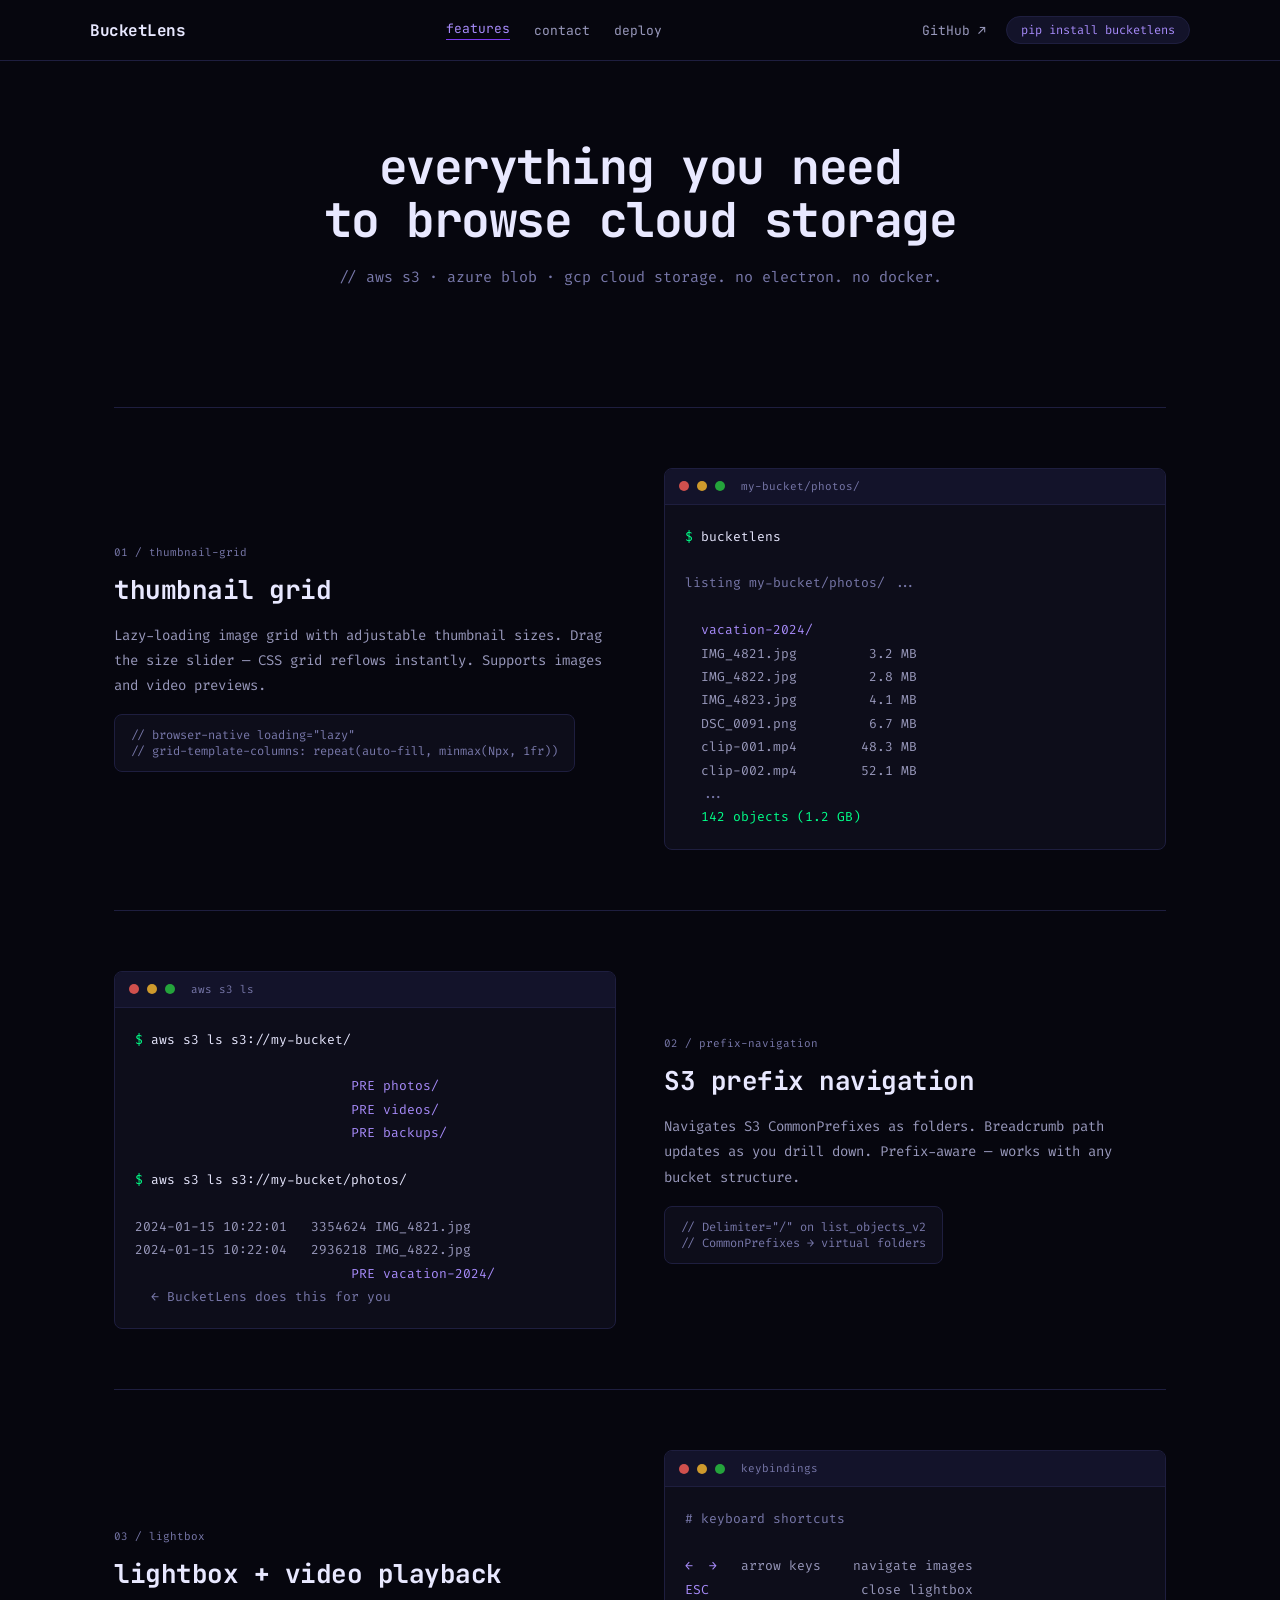
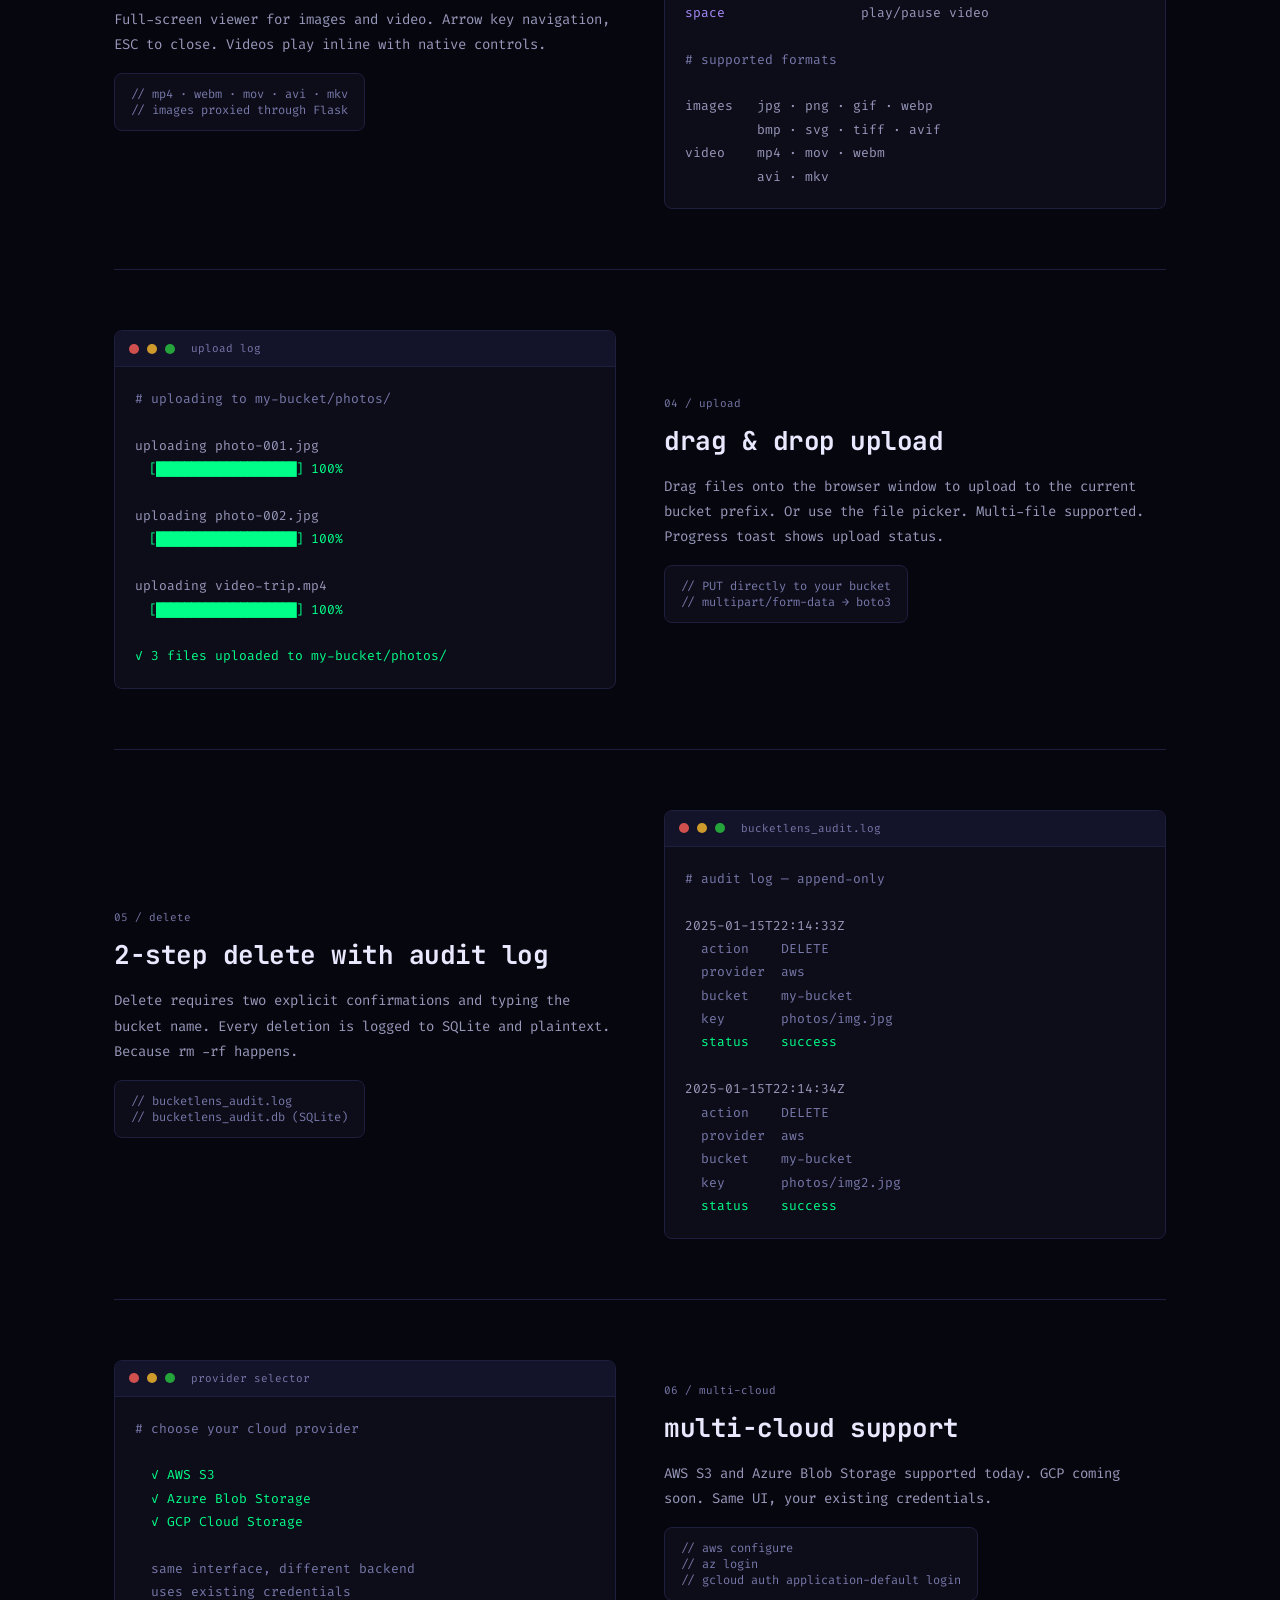
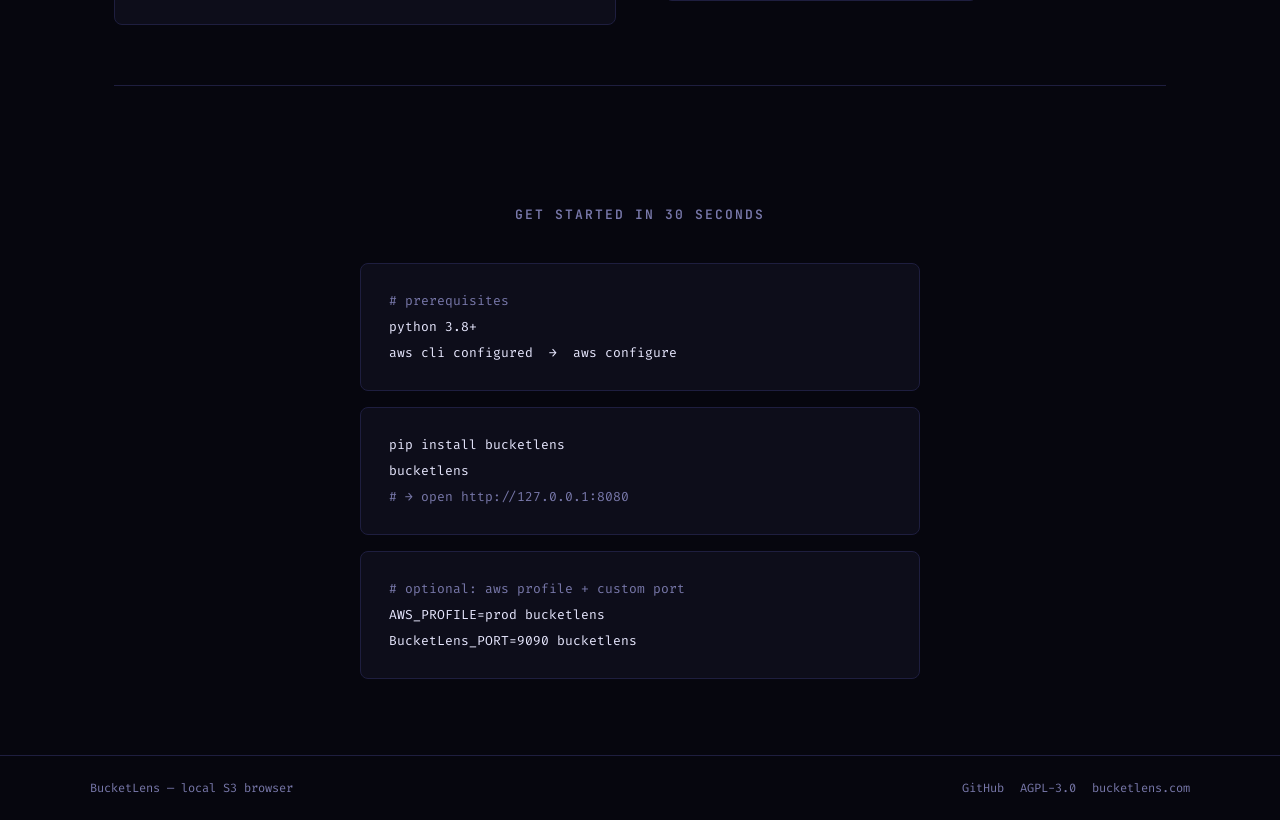
<file: website/features.html>
<!DOCTYPE html>
<html lang="en">
<head>
<meta charset="UTF-8">
<meta name="viewport" content="width=device-width, initial-scale=1.0">
<title>BucketLens — features</title>
<meta name="description" content="Everything BucketLens can do — thumbnail grid, folder nav, lightbox, upload, 2-step delete, and audit log.">
<link rel="preconnect" href="https://fonts.googleapis.com">
<link href="https://fonts.googleapis.com/css2?family=JetBrains+Mono:wght@400;600;700&family=Fira+Code:wght@400;500&display=swap" rel="stylesheet">
<style>
  :root {
    --bg-primary: #06060e;
    --bg-secondary: #0d0d1a;
    --bg-tertiary: #13132a;
    --border: #1e1e3f;
    --border-accent: #7c3aed;
    --accent: #7c3aed;
    --accent-light: #a78bfa;
    --green: #00ff88;
    --text-primary: #e8e8ff;
    --text-secondary: #9898bb;
    --text-muted: #7878aa;
    --mono: 'JetBrains Mono', monospace;
    --code: 'Fira Code', monospace;
    --radius: 8px;
  }

  * { margin: 0; padding: 0; box-sizing: border-box; }
  html { scroll-behavior: smooth; }

  body {
    font-family: var(--mono);
    background: var(--bg-primary);
    color: var(--text-primary);
    min-height: 100vh;
    -webkit-font-smoothing: antialiased;
  }

  /* ── Nav ── */
  nav {
    position: sticky; top: 0; z-index: 100;
    padding: 0 24px;
    background: var(--bg-primary);
    border-bottom: 1px solid var(--border);
  }

  .nav-inner {
    max-width: 1100px; margin: 0 auto;
    display: flex; align-items: center; justify-content: space-between;
    padding: 16px 0;
  }

  .nav-logo {
    font-family: var(--mono);
    font-weight: 700; font-size: 16px;
    color: var(--text-primary);
    text-decoration: none;
    letter-spacing: -0.5px;
  }

  .nav-links {
    display: flex; align-items: center; gap: 24px;
  }

  .nav-link {
    font-family: var(--mono); font-size: 13px;
    color: var(--text-secondary); text-decoration: none;
    transition: color 0.15s;
  }
  .nav-link:hover { color: var(--text-primary); }
  .nav-link.active { color: var(--accent-light); border-bottom: 1px solid var(--accent); padding-bottom: 2px; }

  .nav-right {
    display: flex; align-items: center; gap: 20px;
  }

  .nav-github {
    font-family: var(--mono); font-size: 13px;
    color: var(--text-secondary); text-decoration: none;
    transition: color 0.15s;
  }
  .nav-github:hover { color: var(--text-primary); }

  .pip-pill {
    font-family: var(--code); font-size: 12px;
    background: var(--bg-tertiary);
    border: 1px solid var(--border);
    border-radius: 20px;
    padding: 5px 14px;
    color: var(--accent-light);
    cursor: pointer;
    transition: all 0.15s;
    white-space: nowrap;
  }
  .pip-pill:hover { border-color: var(--border-accent); color: var(--text-primary); }

  /* ── Hero ── */
  .hero {
    padding: 80px 24px 60px;
    max-width: 1100px; margin: 0 auto;
    text-align: center;
  }

  h1 {
    font-family: var(--mono);
    font-size: 48px; font-weight: 700; line-height: 1.1;
    letter-spacing: -1.5px;
    margin-bottom: 20px;
  }

  .hero-sub {
    font-family: var(--code); font-size: 15px;
    color: var(--text-muted);
  }

  /* ── Section base ── */
  section { padding: 60px 0; }
  .section-inner { max-width: 1100px; margin: 0 auto; padding: 0 24px; }

  .section-title {
    font-family: var(--mono); font-size: 13px; font-weight: 600;
    color: var(--text-muted); text-transform: uppercase;
    letter-spacing: 2px; margin-bottom: 40px;
    text-align: center;
  }

  /* ── Feature rows ── */
  .feature-rows { display: flex; flex-direction: column; gap: 0; }

  .feature-row {
    display: grid;
    grid-template-columns: 1fr 1fr;
    gap: 48px;
    align-items: center;
    padding: 60px 0;
    border-bottom: 1px solid var(--border);
  }
  .feature-row:first-child { border-top: 1px solid var(--border); }

  .feature-row.reverse .feature-text { order: 2; }
  .feature-row.reverse .feature-terminal { order: 1; }

  .feature-num {
    font-family: var(--code); font-size: 11px;
    color: var(--text-muted); margin-bottom: 12px;
  }

  .feature-title {
    font-family: var(--mono); font-size: 26px; font-weight: 700;
    letter-spacing: -0.5px; margin-bottom: 16px;
    color: var(--text-primary);
  }

  .feature-desc {
    font-family: var(--code); font-size: 14px;
    color: var(--text-secondary); line-height: 1.8;
    margin-bottom: 16px;
  }

  .feature-snippet {
    font-family: var(--code); font-size: 12px;
    color: var(--text-muted);
    background: var(--bg-secondary);
    border: 1px solid var(--border);
    border-radius: var(--radius);
    padding: 12px 16px;
    display: inline-block;
  }

  /* ── Terminal mockup ── */
  .terminal {
    background: var(--bg-secondary);
    border: 1px solid var(--border);
    border-radius: var(--radius);
    overflow: hidden;
  }

  .terminal-bar {
    background: var(--bg-tertiary);
    border-bottom: 1px solid var(--border);
    padding: 10px 14px;
    display: flex; align-items: center; gap: 8px;
  }

  .term-dot {
    width: 10px; height: 10px; border-radius: 50%;
    background: var(--text-muted); opacity: 0.4;
  }
  .term-dot:first-child { background: #ff5f57; opacity: 0.8; }
  .term-dot:nth-child(2) { background: #febc2e; opacity: 0.8; }
  .term-dot:nth-child(3) { background: #28c840; opacity: 0.8; }

  .terminal-title {
    font-family: var(--code); font-size: 11px;
    color: var(--text-muted); margin-left: 8px;
  }

  .terminal-body {
    padding: 20px;
    font-family: var(--code); font-size: 13px;
    line-height: 1.8;
    color: var(--text-primary);
    white-space: pre;
    overflow-x: auto;
  }

  .t-prompt { color: var(--green); }
  .t-cmd { color: var(--text-primary); }
  .t-out { color: var(--text-secondary); }
  .t-accent { color: var(--accent-light); }
  .t-muted { color: var(--text-muted); }
  .t-green { color: var(--green); }
  .t-bar { color: var(--green); letter-spacing: -1px; }

  /* ── Coming soon card ── */
  .coming-soon-row {
    padding: 60px 0;
    border-top: 1px solid var(--border);
    border-bottom: 1px solid var(--border);
    display: flex; align-items: flex-start; gap: 32px;
    opacity: 0.6;
  }

  .coming-soon-badge {
    font-family: var(--code); font-size: 11px;
    background: transparent;
    border: 1px solid var(--accent);
    border-radius: 20px;
    padding: 3px 12px;
    color: var(--accent-light);
    display: inline-block;
    margin-bottom: 16px;
  }

  .coming-soon-title {
    font-family: var(--mono); font-size: 26px; font-weight: 700;
    letter-spacing: -0.5px; margin-bottom: 16px;
    color: var(--text-muted);
  }

  .coming-soon-desc {
    font-family: var(--code); font-size: 14px;
    color: var(--text-muted); line-height: 1.8;
  }

  .coming-soon-providers {
    display: flex; gap: 12px; margin-top: 16px;
  }

  .provider-tag {
    font-family: var(--code); font-size: 12px;
    border: 1px solid var(--border);
    border-radius: var(--radius);
    padding: 6px 14px;
    color: var(--text-muted);
  }

  /* ── Install ── */
  .install-block {
    background: var(--bg-secondary);
    border: 1px solid var(--border);
    border-radius: var(--radius);
    padding: 24px 28px;
    font-family: var(--code); font-size: 13px;
    color: var(--text-primary); line-height: 2;
    max-width: 560px; margin: 0 auto 16px;
    white-space: pre; overflow-x: auto;
    cursor: text; user-select: all;
  }
  .install-block .comment { color: var(--text-muted); }
  .install-block .cmd { color: var(--text-primary); }

  /* ── Footer ── */
  footer {
    padding: 0 24px;
    border-top: 1px solid var(--border);
    font-family: var(--code); font-size: 12px;
    color: var(--text-muted);
  }

  .footer-inner {
    max-width: 1100px; margin: 0 auto;
    display: flex; align-items: center; justify-content: space-between;
    padding: 24px 0;
    flex-wrap: wrap; gap: 12px;
  }

  footer a {
    color: var(--text-muted); text-decoration: none;
    transition: color 0.15s;
  }
  footer a:hover { color: var(--text-primary); }

  .footer-right {
    display: flex; align-items: center; gap: 16px;
  }

  /* ── Responsive ── */
  @media (max-width: 768px) {
    nav { padding: 0 20px; }
    .nav-inner { padding: 14px 0; }
    .pip-pill { display: none; }
    .nav-links { gap: 16px; }
    .hero { padding: 60px 20px 40px; }
    h1 { font-size: 32px; }
    section { padding: 40px 0; }
    .section-inner { padding: 0 20px; }
    .feature-row { grid-template-columns: 1fr; gap: 24px; padding: 40px 0; }
    .feature-row.reverse .feature-text { order: 0; }
    .feature-row.reverse .feature-terminal { order: 0; }
    .coming-soon-row { flex-direction: column; }
    footer { padding: 0 20px; }
  }
</style>
</head>
<body>

<!-- Nav -->
<nav>
  <div class="nav-inner">
    <a href="/" class="nav-logo">BucketLens</a>
    <div class="nav-links">
      <a href="/features.html" class="nav-link active">features</a>
      <a href="/contact.html" class="nav-link">contact</a>
      <a href="/deploy.html" class="nav-link">deploy</a>
    </div>
    <div class="nav-right">
      <a href="https://github.com/vishukamble/bucketlens" class="nav-github" target="_blank" rel="noopener">GitHub ↗</a>
      <span class="pip-pill" onclick="copyText('pip install bucketlens', this)">pip install bucketlens</span>
    </div>
  </div>
</nav>

<!-- Hero -->
<div class="hero">
  <h1>everything you need<br>to browse cloud storage</h1>
  <div class="hero-sub">// aws s3 · azure blob · gcp cloud storage. no electron. no docker.</div>
</div>

<!-- Feature rows -->
<section>
  <div class="section-inner">
    <div class="feature-rows">

      <!-- 1. Thumbnail grid -->
      <div class="feature-row">
        <div class="feature-text">
          <div class="feature-num">01 / thumbnail-grid</div>
          <div class="feature-title">thumbnail grid</div>
          <div class="feature-desc">Lazy-loading image grid with adjustable thumbnail sizes. Drag the size slider — CSS grid reflows instantly. Supports images and video previews.</div>
          <div class="feature-snippet">// browser-native loading="lazy"<br>// grid-template-columns: repeat(auto-fill, minmax(Npx, 1fr))</div>
        </div>
        <div class="feature-terminal">
          <div class="terminal">
            <div class="terminal-bar">
              <span class="term-dot"></span>
              <span class="term-dot"></span>
              <span class="term-dot"></span>
              <span class="terminal-title">my-bucket/photos/</span>
            </div>
            <div class="terminal-body"><span class="t-prompt">$</span> <span class="t-cmd">bucketlens</span>

<span class="t-muted">listing my-bucket/photos/ ...</span>

<span class="t-accent">  vacation-2024/</span>
<span class="t-out">  IMG_4821.jpg         3.2 MB</span>
<span class="t-out">  IMG_4822.jpg         2.8 MB</span>
<span class="t-out">  IMG_4823.jpg         4.1 MB</span>
<span class="t-out">  DSC_0091.png         6.7 MB</span>
<span class="t-out">  clip-001.mp4        48.3 MB</span>
<span class="t-out">  clip-002.mp4        52.1 MB</span>
<span class="t-muted">  ...</span>
<span class="t-green">  142 objects (1.2 GB)</span></div>
          </div>
        </div>
      </div>

      <!-- 2. Folder navigation -->
      <div class="feature-row reverse">
        <div class="feature-text">
          <div class="feature-num">02 / prefix-navigation</div>
          <div class="feature-title">S3 prefix navigation</div>
          <div class="feature-desc">Navigates S3 CommonPrefixes as folders. Breadcrumb path updates as you drill down. Prefix-aware — works with any bucket structure.</div>
          <div class="feature-snippet">// Delimiter="/" on list_objects_v2<br>// CommonPrefixes → virtual folders</div>
        </div>
        <div class="feature-terminal">
          <div class="terminal">
            <div class="terminal-bar">
              <span class="term-dot"></span>
              <span class="term-dot"></span>
              <span class="term-dot"></span>
              <span class="terminal-title">aws s3 ls</span>
            </div>
            <div class="terminal-body"><span class="t-prompt">$</span> <span class="t-cmd">aws s3 ls s3://my-bucket/</span>

<span class="t-accent">                           PRE photos/</span>
<span class="t-accent">                           PRE videos/</span>
<span class="t-accent">                           PRE backups/</span>

<span class="t-prompt">$</span> <span class="t-cmd">aws s3 ls s3://my-bucket/photos/</span>

<span class="t-out">2024-01-15 10:22:01   3354624 IMG_4821.jpg</span>
<span class="t-out">2024-01-15 10:22:04   2936218 IMG_4822.jpg</span>
<span class="t-accent">                           PRE vacation-2024/</span>
<span class="t-muted">  ← BucketLens does this for you</span></div>
          </div>
        </div>
      </div>

      <!-- 3. Lightbox -->
      <div class="feature-row">
        <div class="feature-text">
          <div class="feature-num">03 / lightbox</div>
          <div class="feature-title">lightbox + video playback</div>
          <div class="feature-desc">Full-screen viewer for images and video. Arrow key navigation, ESC to close. Videos play inline with native controls.</div>
          <div class="feature-snippet">// mp4 · webm · mov · avi · mkv<br>// images proxied through Flask</div>
        </div>
        <div class="feature-terminal">
          <div class="terminal">
            <div class="terminal-bar">
              <span class="term-dot"></span>
              <span class="term-dot"></span>
              <span class="term-dot"></span>
              <span class="terminal-title">keybindings</span>
            </div>
            <div class="terminal-body"><span class="t-muted"># keyboard shortcuts</span>

<span class="t-accent">←  →</span>   <span class="t-out">arrow keys    navigate images</span>
<span class="t-accent">ESC</span>     <span class="t-out">              close lightbox</span>
<span class="t-accent">space</span>   <span class="t-out">              play/pause video</span>

<span class="t-muted"># supported formats</span>

<span class="t-out">images   jpg · png · gif · webp</span>
<span class="t-out">         bmp · svg · tiff · avif</span>
<span class="t-out">video    mp4 · mov · webm</span>
<span class="t-out">         avi · mkv</span></div>
          </div>
        </div>
      </div>

      <!-- 4. Upload -->
      <div class="feature-row reverse">
        <div class="feature-text">
          <div class="feature-num">04 / upload</div>
          <div class="feature-title">drag &amp; drop upload</div>
          <div class="feature-desc">Drag files onto the browser window to upload to the current bucket prefix. Or use the file picker. Multi-file supported. Progress toast shows upload status.</div>
          <div class="feature-snippet">// PUT directly to your bucket<br>// multipart/form-data → boto3</div>
        </div>
        <div class="feature-terminal">
          <div class="terminal">
            <div class="terminal-bar">
              <span class="term-dot"></span>
              <span class="term-dot"></span>
              <span class="term-dot"></span>
              <span class="terminal-title">upload log</span>
            </div>
            <div class="terminal-body"><span class="t-muted"># uploading to my-bucket/photos/</span>

<span class="t-out">uploading photo-001.jpg</span>
<span class="t-bar">  [████████████████████]</span> <span class="t-green">100%</span>

<span class="t-out">uploading photo-002.jpg</span>
<span class="t-bar">  [████████████████████]</span> <span class="t-green">100%</span>

<span class="t-out">uploading video-trip.mp4</span>
<span class="t-bar">  [████████████████████]</span> <span class="t-green">100%</span>

<span class="t-green">✓ 3 files uploaded to my-bucket/photos/</span></div>
          </div>
        </div>
      </div>

      <!-- 5. 2-step delete -->
      <div class="feature-row">
        <div class="feature-text">
          <div class="feature-num">05 / delete</div>
          <div class="feature-title">2-step delete with audit log</div>
          <div class="feature-desc">Delete requires two explicit confirmations and typing the bucket name. Every deletion is logged to SQLite and plaintext. Because rm -rf happens.</div>
          <div class="feature-snippet">// bucketlens_audit.log<br>// bucketlens_audit.db (SQLite)</div>
        </div>
        <div class="feature-terminal">
          <div class="terminal">
            <div class="terminal-bar">
              <span class="term-dot"></span>
              <span class="term-dot"></span>
              <span class="term-dot"></span>
              <span class="terminal-title">bucketlens_audit.log</span>
            </div>
            <div class="terminal-body"><span class="t-muted"># audit log — append-only</span>

<span class="t-out">2025-01-15T22:14:33Z</span>
<span class="t-muted">  action    DELETE</span>
<span class="t-muted">  provider  aws</span>
<span class="t-muted">  bucket    my-bucket</span>
<span class="t-muted">  key       photos/img.jpg</span>
<span class="t-green">  status    success</span>

<span class="t-out">2025-01-15T22:14:34Z</span>
<span class="t-muted">  action    DELETE</span>
<span class="t-muted">  provider  aws</span>
<span class="t-muted">  bucket    my-bucket</span>
<span class="t-muted">  key       photos/img2.jpg</span>
<span class="t-green">  status    success</span></div>
          </div>
        </div>
      </div>

      <!-- 6. Multi-cloud -->
      <div class="feature-row reverse">
        <div class="feature-text">
          <div class="feature-num">06 / multi-cloud</div>
          <div class="feature-title">multi-cloud support</div>
          <div class="feature-desc">AWS S3 and Azure Blob Storage supported today. GCP coming soon. Same UI, your existing credentials.</div>
          <div class="feature-snippet">// aws configure<br>// az login<br>// gcloud auth application-default login</div>
        </div>
        <div class="feature-terminal">
          <div class="terminal">
            <div class="terminal-bar">
              <span class="term-dot"></span>
              <span class="term-dot"></span>
              <span class="term-dot"></span>
              <span class="terminal-title">provider selector</span>
            </div>
            <div class="terminal-body"><span class="t-muted"># choose your cloud provider</span>

<span class="t-green">  ✓ AWS S3</span>
<span class="t-green">  ✓ Azure Blob Storage</span>
<span class="t-green">  ✓ GCP Cloud Storage</span>

<span class="t-muted">  same interface, different backend</span>
<span class="t-muted">  uses existing credentials</span></div>
          </div>
        </div>
      </div>

    </div>
  </div>
</section>

<!-- Install -->
<section id="install">
  <div class="section-inner">
  <div class="section-title">get started in 30 seconds</div>

  <div class="install-block"><span class="comment"># prerequisites</span>
<span class="cmd">python 3.8+</span>
<span class="cmd">aws cli configured  →  aws configure</span></div>

  <div class="install-block"><span class="cmd">pip install bucketlens</span>
<span class="cmd">bucketlens</span>
<span class="comment"># → open http://127.0.0.1:8080</span></div>

  <div class="install-block"><span class="comment"># optional: aws profile + custom port</span>
<span class="cmd">AWS_PROFILE=prod bucketlens</span>
<span class="cmd">BucketLens_PORT=9090 bucketlens</span></div>
  </div>
</section>

<!-- Footer -->
<footer>
  <div class="footer-inner">
  <span>BucketLens — local S3 browser</span>
  <div class="footer-right">
    <a href="https://github.com/vishukamble/bucketlens" target="_blank" rel="noopener">GitHub</a>
    <span>AGPL-3.0</span>
    <span>bucketlens.com</span>
  </div>
  </div>
</footer>

<script>
function copyText(text, btn) {
  if (navigator.clipboard && navigator.clipboard.writeText) {
    navigator.clipboard.writeText(text).then(() => flashCopied(btn));
  } else {
    const el = document.createElement("textarea");
    el.value = text;
    el.style.position = "fixed"; el.style.opacity = "0";
    document.body.appendChild(el);
    el.select();
    try { document.execCommand("copy"); flashCopied(btn); } catch (e) {}
    document.body.removeChild(el);
  }
}

function flashCopied(btn) {
  if (!btn) return;
  const original = btn.textContent;
  btn.textContent = "copied!";
  btn.classList.add("copied");
  setTimeout(() => {
    btn.textContent = original;
    btn.classList.remove("copied");
  }, 2000);
}
</script>
</body>
</html>
</file>
